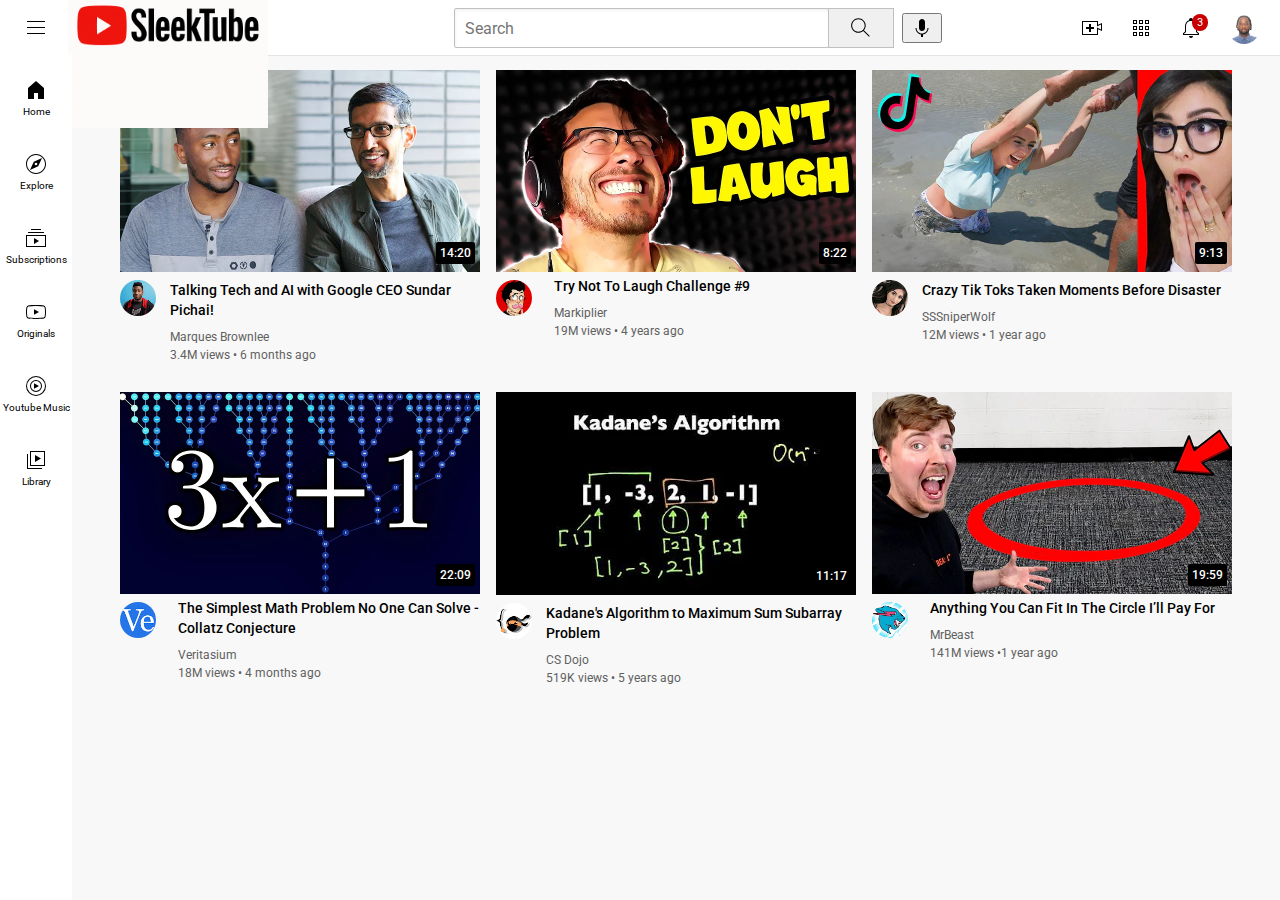
<file: index.html>
<!DOCTYPE html>
<html>
  <head>
    <title>Youtube.com Clone</title>
    <meta name="viewport" content="width=device-width, initial-scale=1.0">

    <!-- Load Roboto fonts: 400 (Regular), 500 (Medium), 700 (Bold) -->
  <link href="https://fonts.googleapis.com/css2?family=Roboto:wght@400;500;700&display=swap" rel="stylesheet">
    
     <link rel="stylesheet" href="styles/general.css">
     <link rel="stylesheet" href="styles/header.css">
     <link rel="stylesheet" href="styles/video.css">
     <link rel="stylesheet" href="styles/sidebar.css">
  
    
    
  </head>
  <body>
    <div class="header">
      <div class="left-section">
        <img class="hamburger-menu" src="icons/hamburger-menu.svg">
        <img class= "youtube-logo"src="icons/13bec255-894b-418a-8afc-ff67b1714a18.png">
      </div> 
    <div class="middle-section">
      <input class="search-bar" type="text" placeholder="Search">
      <button 
      class="search-button">
        <img 
        class="search-icon" src="icons/search.svg"> 
        <div class="tooltip">Search</div>
      </button>
     
      <button
       class="voice-search-button" >
         <img
          class="voice-search-icon" src="icons/voice-search-icon.svg">
          <div class="tooltip">Search with your voice</div>
      </button>
    </div>

    
     
   
    <div class="right-section">
      <div class="upload-icon-container">
        <img class="upload-icon" src="icons/upload.svg">
        <div class="tooltip">Create</div>
      </button>
      </div>
      
     <div class="youtube-apps-icon-container">
      <img class="youtube-apps-icon" src="icons/youtube-apps.svg">
      <div class="tooltip">Youtube Apps</div>
      </div>
      
      <div class="notifications-icon-container">
      <img class="notifications-icon" src="icons/notifications.svg">
      
      
      <div class="notifications-count">3</div>
      <div class="tooltip"> Notifications</div>
      </div>
      <img class="current-user-picture" src="channel-pictures/Myimg.jpg">
      
      </div>
       </div>

       <div class="sidebar">
        <div class="sidebar-link">
          <img src="icons/home.svg">
          <div>Home</div>
        </div> 
        <div class="sidebar-link">
          <img src="icons/explore.svg">
          <div>Explore</div>
        </div> 
        <div class="sidebar-link">
          <img src="icons/subscriptions.svg">
          <div>Subscriptions</div>
        </div> 
        <div class="sidebar-link">
          <img src="icons/originals.svg">
          <div>Originals</div>
        </div> 
        <div class="sidebar-link">
          <img src="icons/youtube-music.svg">
          <div>Youtube Music</div>
        </div> 
        <div class="sidebar-link">
          <img src="icons/library.svg">
          <div>Library</div>
        </div> 
        </div>
        </div>
      
   
     <div class="video-grid">
      <div class="video-preview"> 
    <div class="thumbnail-row 
    ">
       <img class="thumbnail" src="thumbnails/download.webp">
       <div class="video-time">14:20</div>
       
    </div>
     <div class="video-info-grid"> 
      <img class="profile-picture" src="channel-pictures/channelaz.jpeg"> 
      <div class="video-info1">
        <div class="channel-picture">
           <p class="video-title">
Talking Tech and AI with Google CEO Sundar Pichai!</p>



   <p class="video-author">Marques Brownlee</p>
   <p class="video-stats">3.4M views &#8226; 6 months ago</p>
     </div>
      
 
  
     </div>
    </div>
   

   

   
   </div>
   <div class="video-preview"> 
    <div class="thumbnail-row">
       <img class="thumbnail" src="thumbnails/thumbnail-2.webp">
        <div class="video-time">8:22</div>
    </div>
     <div class= >
     <div class="channel-picture"> 
      <img class="profile-picture" src="channel-pictures/channelaz2.jpeg">
       
     <div class="video-info2">
           <p class="video-title2">
Try Not To Laugh Challenge #9</p>



   <p class="video-author2">Markiplier</p>
   <p class="video-stats2">19M views &#8226; 4 years ago</p>
     </div>
      
 
  
     </div>
    </div>
   

   

   
   </div>

    <div class="video-preview"> 
    <div class="thumbnail-row">
       <img class="thumbnail" src="thumbnails/thumbnail-3.webp">
        <div class="video-time">9:13</div>
    </div>
     <div class="video-info-grid"> 
      <img class="profile-picture" src="channel-pictures/channel-3.jpeg"> 
      <div class="video-info1">
        <div class="channel-picture">
           <p class="video-title3">
Crazy Tik Toks Taken Moments Before Disaster</p>



   <p class="video-author3">SSSniperWolf</p>
   <p class="video-stats3">12M views &#8226; 1 year ago</p>
     </div>
      
 
  
     </div>
    </div>
   

   

   
   </div>
   <div class="video-preview"> 
    <div class="thumbnail-row">
       <img class="thumbnail" src="thumbnails/thumbnail-4.webp">
        <div class="video-time">22:09</div>
    </div>
     <div class= >
     <div class="channel-picture"> 
      <img class="profile-picture" src="channel-pictures/channel-4.jpeg">
       
     <div class="video-info2">
           <p class="video-title4">

The Simplest Math Problem No One Can Solve - Collatz Conjecture</p>



   <p class="video-author4">Veritasium</p>
   <p class="video-stats4">18M views &#8226; 4 months ago</p>
     </div>
      
 
  
     </div>
    </div>
   

   

   
   </div>

    <div class="video-preview"> 
    <div class="thumbnail-row">
       <img class="thumbnail" src="thumbnails/thumbnail-5.webp">
        <div class="video-time">11:17</div>
    </div>
     <div class="video-info-grid"> 
      <img class="profile-picture" src="channel-pictures/channel-5.jpeg"> 
      <div class="video-info1">
        <div class="channel-picture">
           <p class="video-title5">
Kadane's Algorithm to Maximum Sum Subarray Problem</p>



   <p class="video-author5">CS Dojo</p>
   <p class="video-stats5">519K views &#8226; 5 years ago</p>
     </div>
      
 
  
     </div>
    </div>
   

    

   
   </div>
   <div class="video-preview"> 
    <div class="thumbnail-row">
       <img class="thumbnail" src="thumbnails/thumbnail-6.webp">
        <div class="video-time">19:59</div>
    </div>
     <div class= >
     <div class="channel-picture"> 
      <img class="profile-picture" src="channel-pictures/channel-6.jpeg">
       
     <div class="video-info2">
           <p class="video-title6">

Anything You Can Fit In The Circle I’ll Pay For</p>



   <p class="video-author6">MrBeast</p>
   <p class="video-stats6">141M views &#8226;1 year ago</p>
     </div>
      
 
  
     </div>
    </div>
   

   

   
   </div>
     </div>

  

  </body>
</html>
</file>
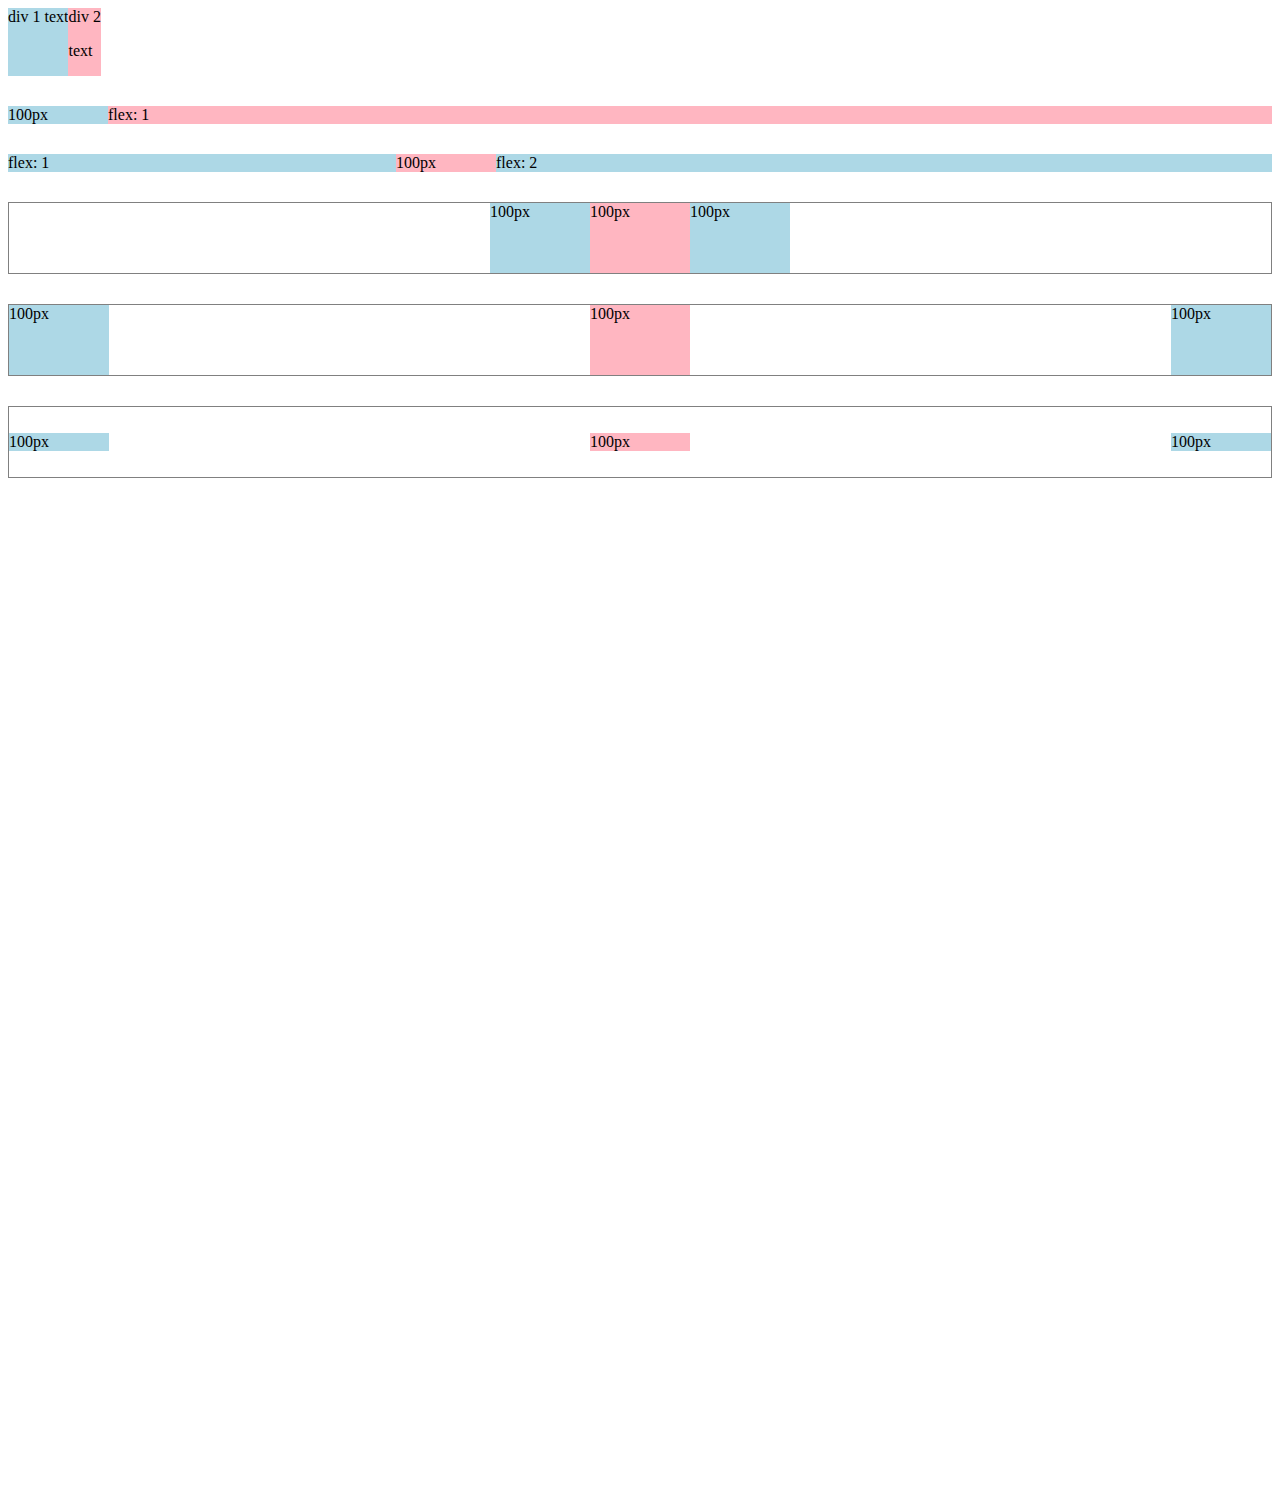
<file: flexbox.html>
<!DOCTYPE html>
<html>
<head>
  <title>Flexbox Practice</title>
</head>
<body style="padding-bottom: 1000px;">
  <div style="
    display: flex;
    flex-direction: row;
     ">
    <div style="background-color:
     lightblue;">div 1 text</div>
    <div style="background-color:
     lightpink;">div 2<p>text</p></div>
  </div>

   <div style="
    margin-top: 30px;
    display: flex;
    flex-direction: row;
     ">
    <div style="background-color:
     lightblue;
     width: 100px;">
     100px</div>
    <div style="background-color:
     lightpink;
     flex: 1;
     ">
     flex: 1</div>
  </div>

  <div style="
    margin-top: 30px;
    display: flex;
    flex-direction: row;
     ">
    
    <div style="background-color:
     lightblue;
     flex: 1;
     ">
     flex: 1</div>
     <div style="background-color:
     lightpink;
     width: 100px;">
     100px</div>
     <div style="background-color:
     lightblue;
     flex: 2;">
     flex: 2</div>
  </div>

    <div style="
    margin-top: 30px;

    height: 70px;
    border-width: 1px;
    border-style: solid;
    border-color: gray;
    display: flex;
    flex-direction: row;
    justify-content: center;
     ">
    
    <div style="background-color:
     lightblue;
     width: 100px;;
     ">
     100px</div>
     <div style="background-color:
     lightpink;
     width: 100px;">
     100px</div>
     <div style="background-color:
     lightblue;
     width: 100px;">
     100px</div>
  </div>

   <div style="
    margin-top: 30px;

    height: 70px;
    border-width: 1px;
    border-style: solid;
    border-color: gray;
    display: flex;
    flex-direction: row;
    justify-content: space-between;
     ">
    
    <div style="background-color:
     lightblue;
     width: 100px;;
     ">
     100px</div>
     <div style="background-color:
     lightpink;
     width: 100px;">
     100px</div>
     <div style="background-color:
     lightblue;
     width: 100px;">
     100px</div>
  </div>

   <div style="
    margin-top: 30px;

    height: 70px;
    border-width: 1px;
    border-style: solid;
    border-color: gray;
    display: flex;
    flex-direction: row;
    justify-content: space-between;
    align-items: center ;
     ">
    
    <div style="background-color:
     lightblue;
     width: 100px;;
     ">
     100px</div>
     <div style="background-color:
     lightpink;
     width: 100px;">
     100px</div>
     <div style="background-color:
     lightblue;
     width: 100px;">
     100px</div>
  </div>
</body>
</html>
</file>
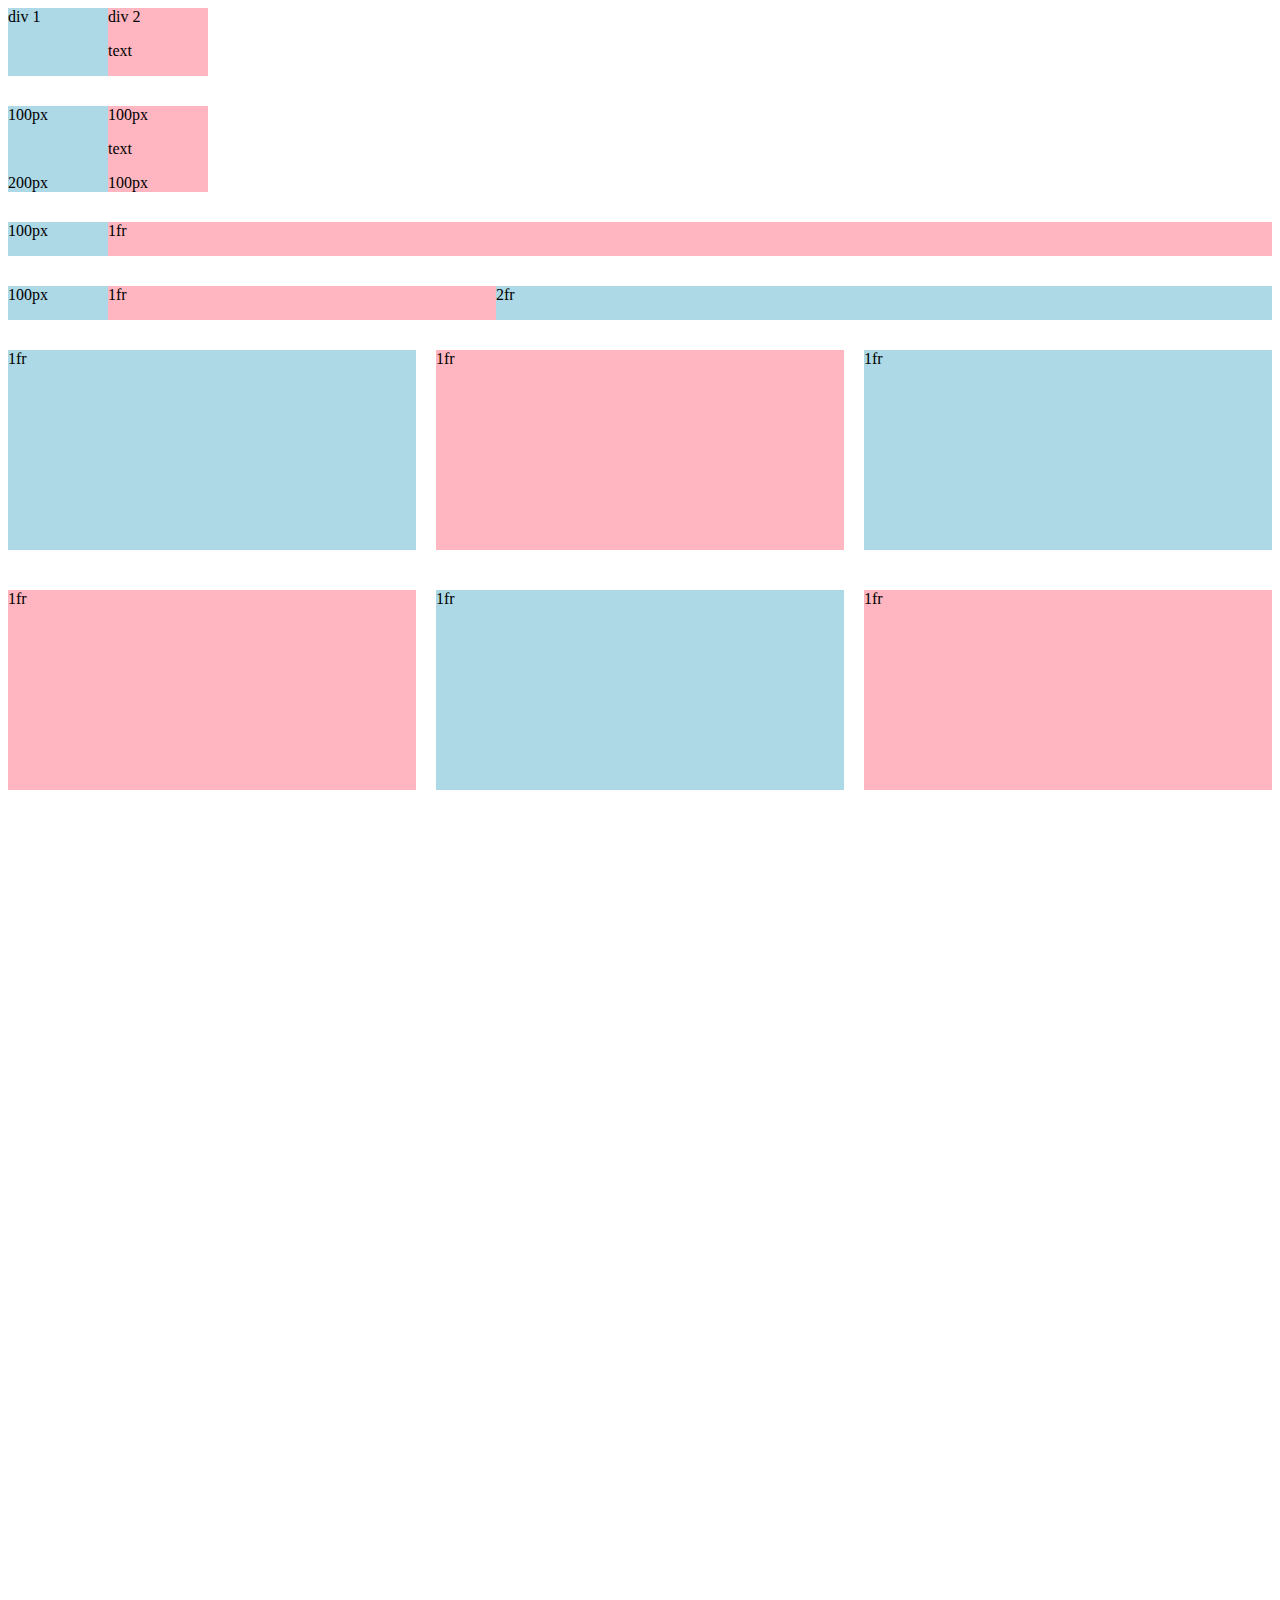
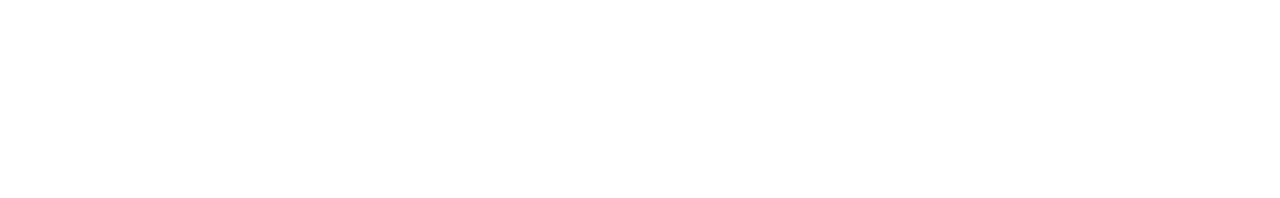
<file: grid.html>
<!DOCTYPE html>
<html>
  <head>
    <title>Grid Practice</title>
  </head>
  <body style="padding-bottom: 1000px;">
    <div style="
       display:grid;
       grid-template-columns:100px 100px 200px;
      ">
      <div style="background-color: 
      lightblue;">div 1</div>
      <div style="background-color:
       lightpink;">div 2<p>text</p>
       </div>
       
    </div>
     <div style="
     margin-top: 30px;
       display:grid;
       grid-template-columns:100px 100px ;">
       
      
      <div style="background-color: lightblue;">100px</div>
      <div style="background-color: lightpink;">100px<p>text</p></p></div>
      <div style="background-color: lightblue;">200px</div>
           <div style="background-color: lightpink;">100px</div>
      
            </div>
     <div style="
     margin-top: 30px;
       display:grid;
       grid-template-columns:100px 1fr  ;">
       
      
      <div style="background-color: lightblue;">100px</div>
      <div style="background-color: lightpink;">1fr<p></p></p></div>

      
      
    </div>

      <div style="
     margin-top: 30px;
       display:grid;
       grid-template-columns:100px 1fr 2fr  ;">
       
      
        <div style="background-color: lightblue;">100px</div>
      <div style="background-color: lightpink;">1fr<p></p></p></div>
           <div style="background-color: lightblue;">2fr</div>

      
      
    </div>
      
    </div>

     <div style="
     margin-top: 30px;
       display:grid;
       grid-template-columns:1fr 1fr 1fr;
       column-gap: 20px;
       row-gap: 40px;

       ">
       
      
      <div style="background-color: lightblue;height: 200px;">1fr</div>
      <div style="background-color: lightpink;height: 200px;">1fr<p></p></p></div>
            <div style="background-color: lightblue;height: 200px;">1fr</div>
             <div style="background-color: lightpink;height: 200px;">1fr<p></p></p></div>
               <div style="background-color: lightblue;height: 200px;">1fr</div>
             <div style="background-color: lightpink;height: 200px;">1fr<p></p></p></div>


      
      
    </div>
      
    </div>

    

    
  </body>
</html>
</file>
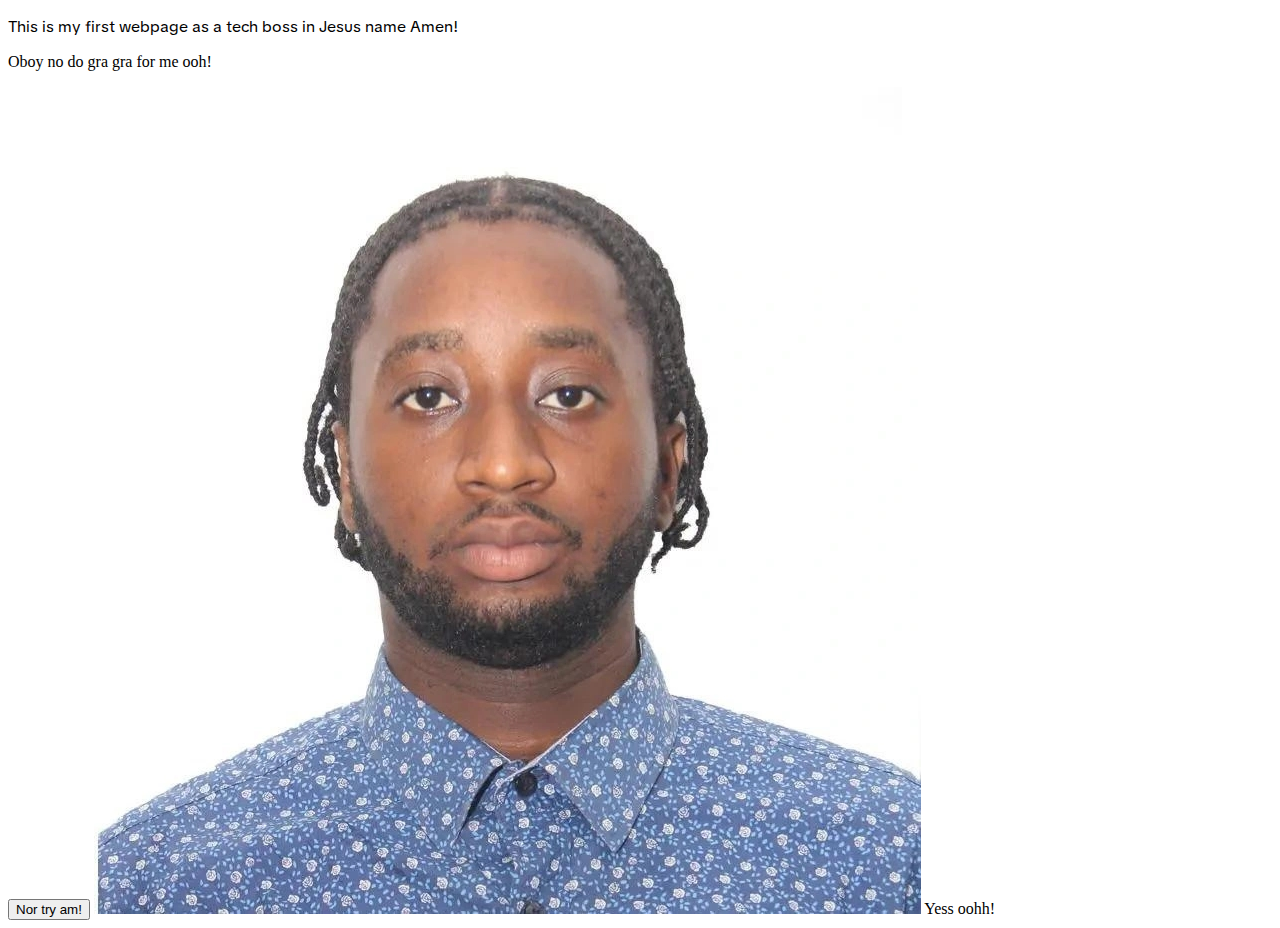
<file: Hello world Chatgpt.html>
<!DOCTYPE html>
<html>
<head>
  <meta charset="UTF-8">
  <title>Hello World by Etse Sleekdave!</title>

  <!-- Load TikTok Sans from Google Fonts -->
  <link rel="preconnect" href="https://fonts.googleapis.com">
  <link rel="preconnect" href="https://fonts.gstatic.com" crossorigin>
  <link href="https://fonts.googleapis.com/css2?family=TikTok+Sans:opsz,wght@12..36,400&display=swap" rel="stylesheet">

  <style>
    /* Use a valid class name and font settings */
    .tiktok-text {
      font-family: "TikTok Sans", sans-serif;
      font-weight: 400;
      font-style: normal;
    }
  </style>
</head>
<body>

  <!-- Use the valid class name -->
  <p class="tiktok-text">This is my first webpage as a tech boss in Jesus name Amen!</p>

  <p>Oboy no do gra gra for me ooh!</p>
  <button>Nor try am!</button>

  <!-- Fix the img tag -->
  <img src="channel-pictures/Myimg.jpg" alt="My image"> Yess oohh!

</body>
</html>
</file>
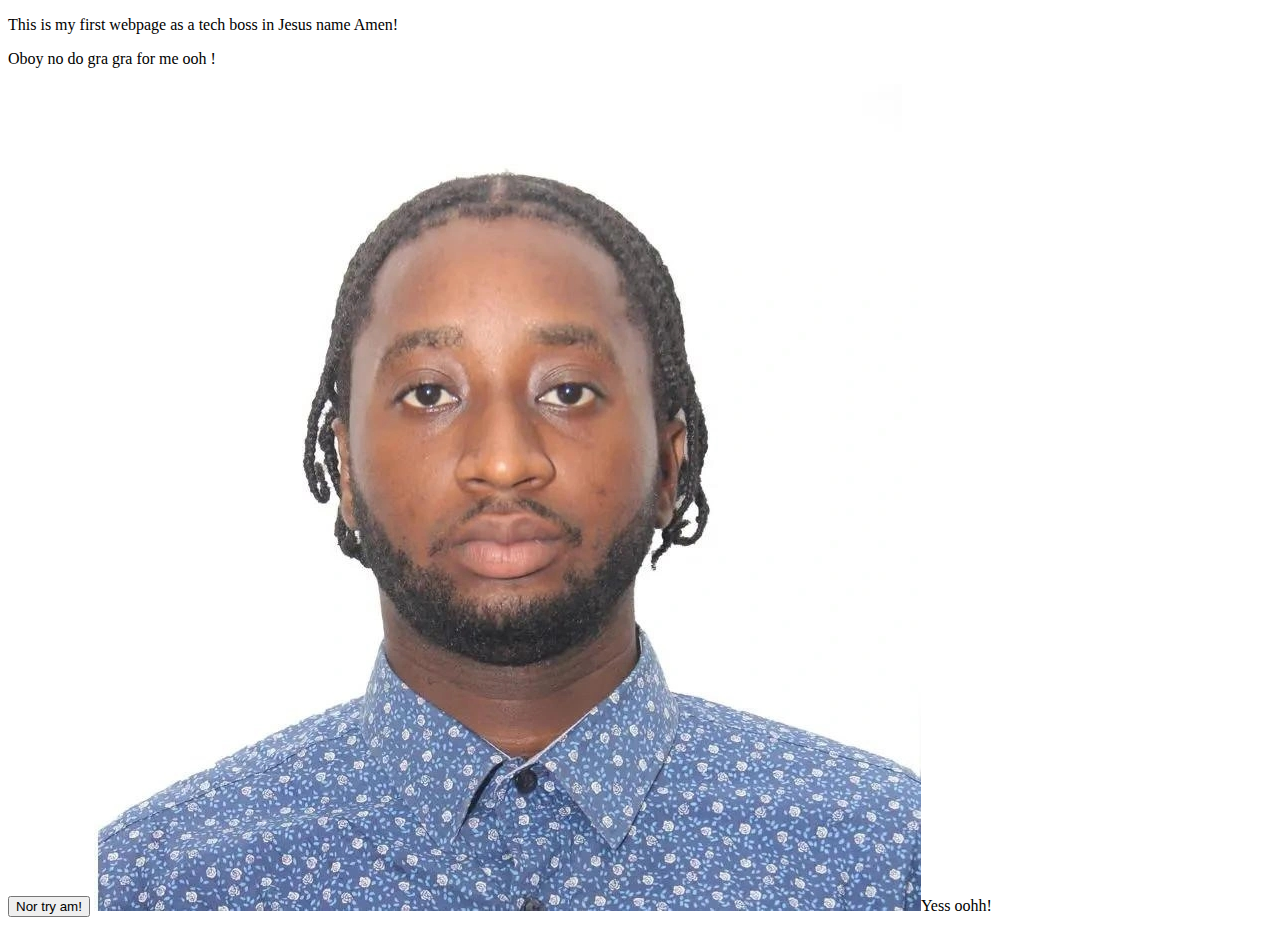
<file: Hello World.html>
<!DOCTYPE html>
<html>
  <meta charset="UTF-8">
  <head>
    <link rel="preconnect" href="https://fonts.googleapis.com">
<link rel="preconnect" href="https://fonts.gstatic.com" crossorigin>
<link href="https://fonts.googleapis.com/css2?family=Roboto:ital,wght@0,100..900;1,100..900&family=TikTok+Sans:opsz,wght@12..36,300..900&display=swap" rel="stylesheet">
    <title>Hello World by Etse Sleekdave!</title>
    <style>
      
.tiktok-sans-<uniquifier> {
  font-family: "TikTok Sans", sans-serif;
  font-optical-sizing: auto;
  font-weight: <weight>;
  font-style: normal;
  font-variation-settings:
    "slnt" 0,
    "wdth" 100;
}
    </style>
  </head>
  <body>
    <p class="tiktok-sans-<uniquifier> ">This is my first webpage as a tech boss in Jesus name Amen!</p>
    <p> Oboy no do gra gra for me ooh !</p>
    <button> Nor try am!</button>
    <img src="channel-pictures/Myimg.jpg">Yess oohh! <img>
  </body>
</html>
</file>
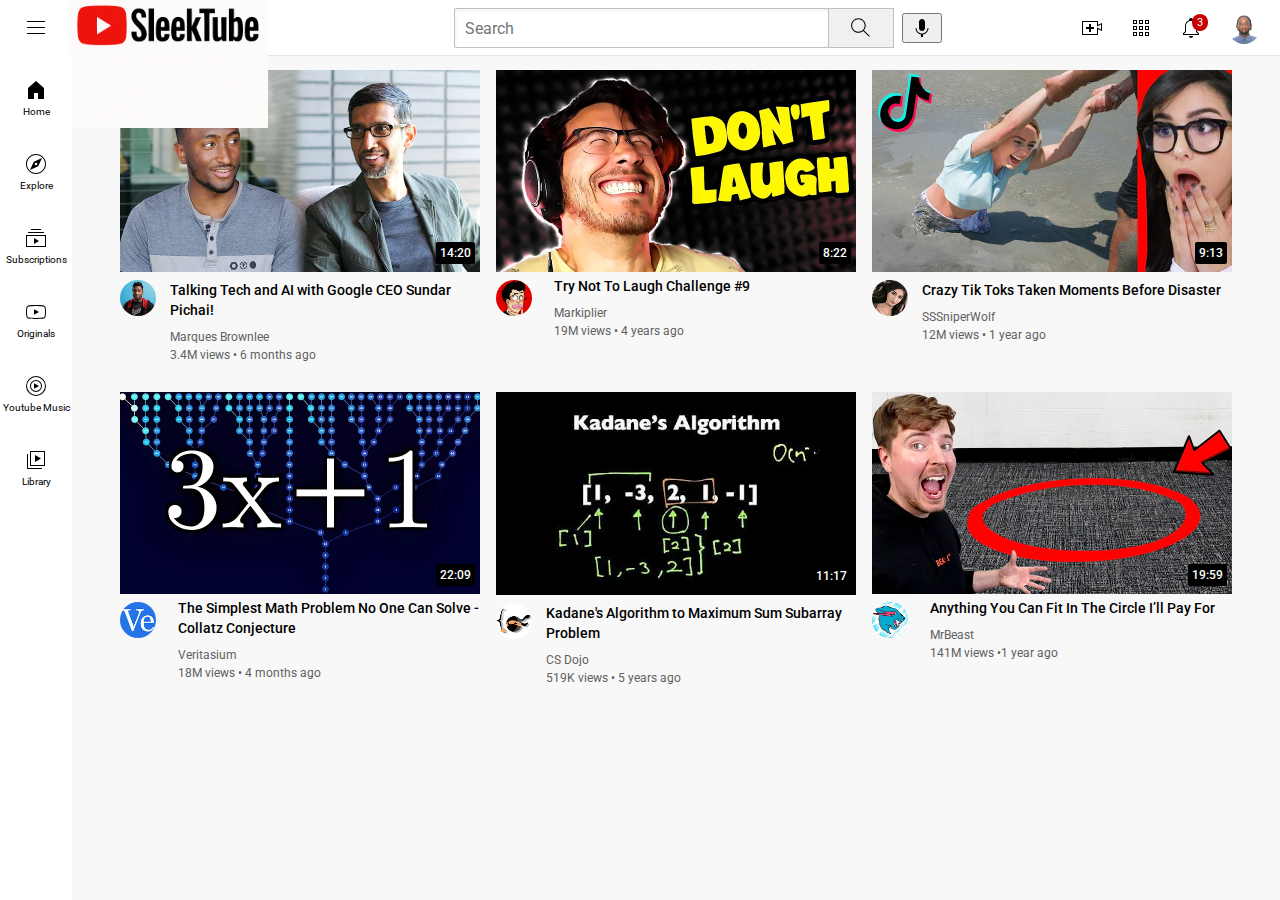
<file: youtube.html>
<!DOCTYPE html>
<html>
  <head>
    <title>Youtube.com Clone</title>

    <!-- Load Roboto fonts: 400 (Regular), 500 (Medium), 700 (Bold) -->
  <link href="https://fonts.googleapis.com/css2?family=Roboto:wght@400;500;700&display=swap" rel="stylesheet">
    
     <link rel="stylesheet" href="styles/general.css">
     <link rel="stylesheet" href="styles/header.css">
     <link rel="stylesheet" href="styles/video.css">
     <link rel="stylesheet" href="styles/sidebar.css">
    
    
  </head>
  <body>
    <div class="header">
      <div class="left-section">
        <img class="hamburger-menu" src="icons/hamburger-menu.svg">
        <img class= "youtube-logo"src="icons/13bec255-894b-418a-8afc-ff67b1714a18.png">
      </div> 
    <div class="middle-section">
      <input class="search-bar" type="text" placeholder="Search">
      <button 
      class="search-button">
        <img 
        class="search-icon" src="icons/search.svg"> 
        <div class="tooltip">Search</div>
      </button>
     
      <button
       class="voice-search-button" >
         <img
          class="voice-search-icon" src="icons/voice-search-icon.svg">
          <div class="tooltip">Search with your voice</div>
      </button>
    </div>

    
     
   
    <div class="right-section">
      <div class="upload-icon-container">
        <img class="upload-icon" src="icons/upload.svg">
        <div class="tooltip">Create</div>
      </button>
      </div>
      
     <div class="youtube-apps-icon-container">
      <img class="youtube-apps-icon" src="icons/youtube-apps.svg">
      <div class="tooltip">Youtube Apps</div>
      </div>
      
      <div class="notifications-icon-container">
      <img class="notifications-icon" src="icons/notifications.svg">
      
      
      <div class="notifications-count">3</div>
      <div class="tooltip"> Notifications</div>
      </div>
      <img class="current-user-picture" src="channel-pictures/Myimg.jpg">
      
      </div>
       </div>

       <div class="sidebar">
        <div class="sidebar-link">
          <img src="icons/home.svg">
          <div>Home</div>
        </div> 
        <div class="sidebar-link">
          <img src="icons/explore.svg">
          <div>Explore</div>
        </div> 
        <div class="sidebar-link">
          <img src="icons/subscriptions.svg">
          <div>Subscriptions</div>
        </div> 
        <div class="sidebar-link">
          <img src="icons/originals.svg">
          <div>Originals</div>
        </div> 
        <div class="sidebar-link">
          <img src="icons/youtube-music.svg">
          <div>Youtube Music</div>
        </div> 
        <div class="sidebar-link">
          <img src="icons/library.svg">
          <div>Library</div>
        </div> 
        </div>
        </div>
      
   
     <div class="video-grid">
      <div class="video-preview"> 
    <div class="thumbnail-row 
    ">
       <img class="thumbnail" src="thumbnails/download.webp">
       <div class="video-time">14:20</div>
       
    </div>
     <div class="video-info-grid"> 
      <img class="profile-picture" src="channel-pictures/channelaz.jpeg"> 
      <div class="video-info1">
        <div class="channel-picture">
           <p class="video-title">
Talking Tech and AI with Google CEO Sundar Pichai!</p>



   <p class="video-author">Marques Brownlee</p>
   <p class="video-stats">3.4M views &#8226; 6 months ago</p>
     </div>
      
 
  
     </div>
    </div>
   

   

   
   </div>
   <div class="video-preview"> 
    <div class="thumbnail-row">
       <img class="thumbnail" src="thumbnails/thumbnail-2.webp">
        <div class="video-time">8:22</div>
    </div>
     <div class= >
     <div class="channel-picture"> 
      <img class="profile-picture" src="channel-pictures/channelaz2.jpeg">
       
     <div class="video-info2">
           <p class="video-title2">
Try Not To Laugh Challenge #9</p>



   <p class="video-author2">Markiplier</p>
   <p class="video-stats2">19M views &#8226; 4 years ago</p>
     </div>
      
 
  
     </div>
    </div>
   

   

   
   </div>

    <div class="video-preview"> 
    <div class="thumbnail-row">
       <img class="thumbnail" src="thumbnails/thumbnail-3.webp">
        <div class="video-time">9:13</div>
    </div>
     <div class="video-info-grid"> 
      <img class="profile-picture" src="channel-pictures/channel-3.jpeg"> 
      <div class="video-info1">
        <div class="channel-picture">
           <p class="video-title3">
Crazy Tik Toks Taken Moments Before Disaster</p>



   <p class="video-author3">SSSniperWolf</p>
   <p class="video-stats3">12M views &#8226; 1 year ago</p>
     </div>
      
 
  
     </div>
    </div>
   

   

   
   </div>
   <div class="video-preview"> 
    <div class="thumbnail-row">
       <img class="thumbnail" src="thumbnails/thumbnail-4.webp">
        <div class="video-time">22:09</div>
    </div>
     <div class= >
     <div class="channel-picture"> 
      <img class="profile-picture" src="channel-pictures/channel-4.jpeg">
       
     <div class="video-info2">
           <p class="video-title4">

The Simplest Math Problem No One Can Solve - Collatz Conjecture</p>



   <p class="video-author4">Veritasium</p>
   <p class="video-stats4">18M views &#8226; 4 months ago</p>
     </div>
      
 
  
     </div>
    </div>
   

   

   
   </div>

    <div class="video-preview"> 
    <div class="thumbnail-row">
       <img class="thumbnail" src="thumbnails/thumbnail-5.webp">
        <div class="video-time">11:17</div>
    </div>
     <div class="video-info-grid"> 
      <img class="profile-picture" src="channel-pictures/channel-5.jpeg"> 
      <div class="video-info1">
        <div class="channel-picture">
           <p class="video-title5">
Kadane's Algorithm to Maximum Sum Subarray Problem</p>



   <p class="video-author5">CS Dojo</p>
   <p class="video-stats5">519K views &#8226; 5 years ago</p>
     </div>
      
 
  
     </div>
    </div>
   

    

   
   </div>
   <div class="video-preview"> 
    <div class="thumbnail-row">
       <img class="thumbnail" src="thumbnails/thumbnail-6.webp">
        <div class="video-time">19:59</div>
    </div>
     <div class= >
     <div class="channel-picture"> 
      <img class="profile-picture" src="channel-pictures/channel-6.jpeg">
       
     <div class="video-info2">
           <p class="video-title6">

Anything You Can Fit In The Circle I’ll Pay For</p>



   <p class="video-author6">MrBeast</p>
   <p class="video-stats6">141M views &#8226;1 year ago</p>
     </div>
      
 
  
     </div>
    </div>
   

   

   
   </div>
     </div>

  

  </body>
</html>
</file>
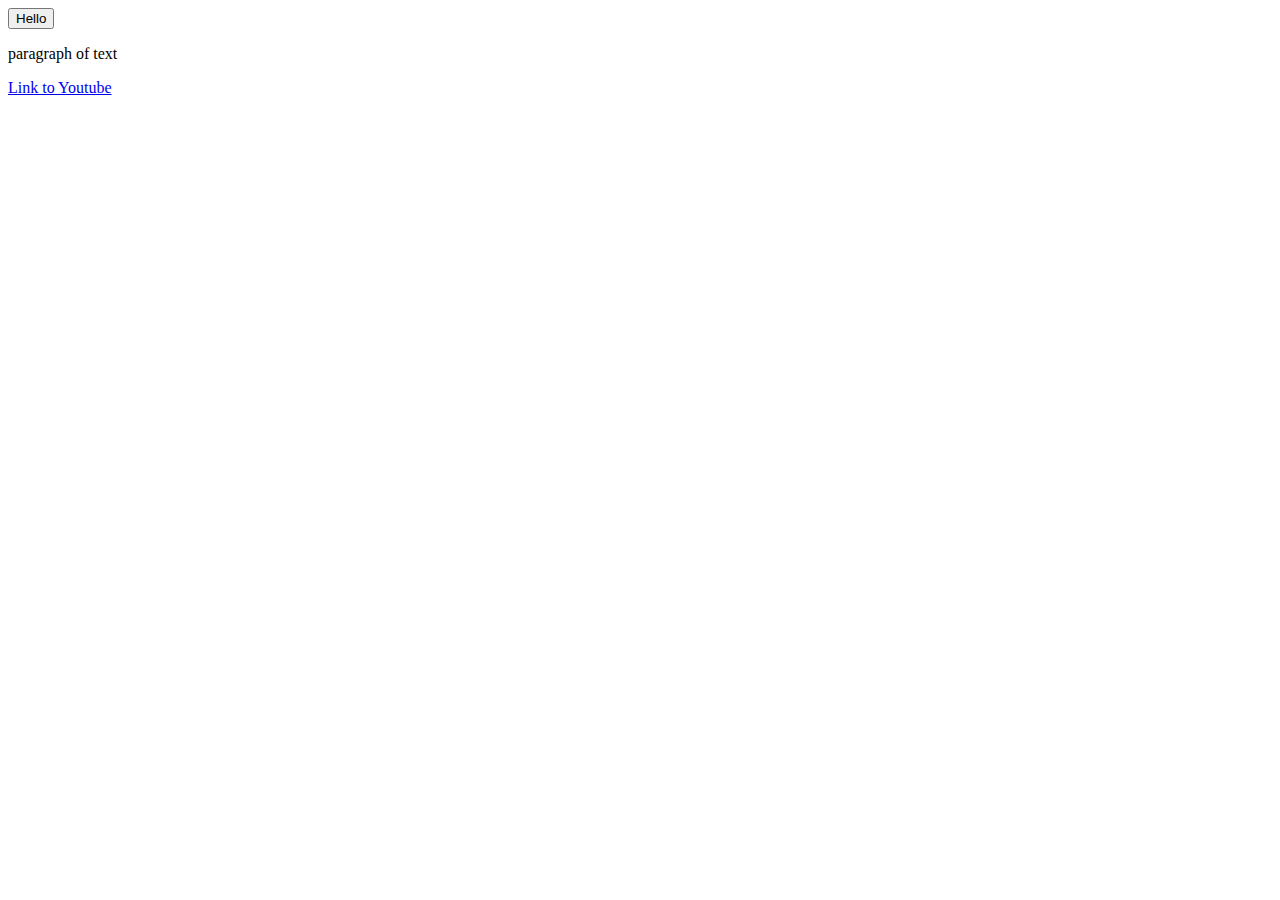
<file: intro-to-html/Akpor.html>
<!DOCTYPE html>
<head>
  <title>Yessirr</title>
</head>
<body>
<button>Hello</button>
<p>paragraph of text</p>
<a href="https://www.youtube.com/watch?v=G3e-cpL7ofc/ " target="_blank">Link to Youtube</a>    
</body>
</html>
</file>
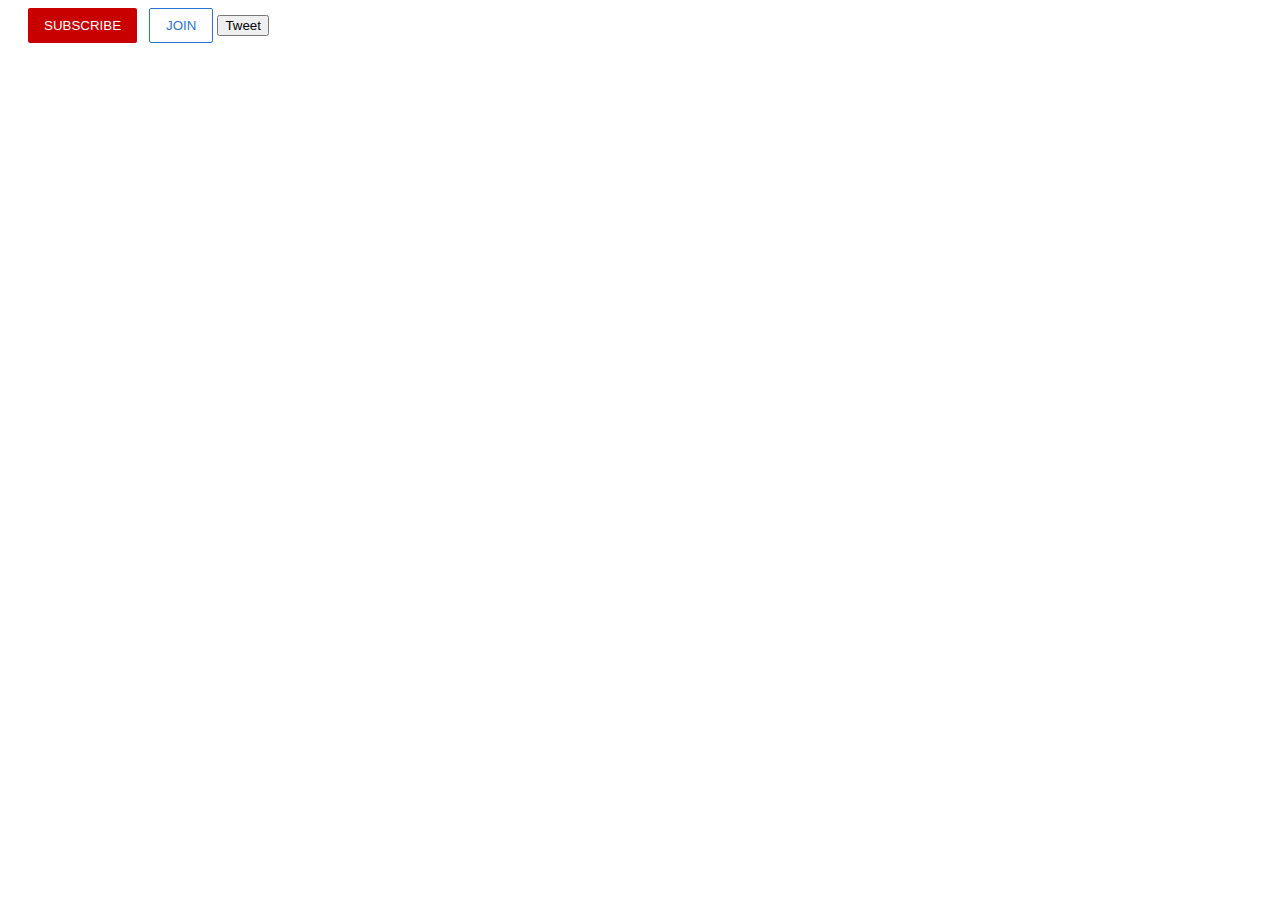
<file: intro-to-html/buttons2.html>
<!DOCTYPE html>
<html>
   <head>
      <title>Buttons Practice</title>
      
   <link rel="stylesheet" href="styles/buttons.css">
   <style>

  
   </style>

   </head>
   <body>
      
   <button class="subscribe-button">
   SUBSCRIBE
   </button>
   
   <button class="join-button">
      JOIN
   </button>
<button class="Tweet-button">
      Tweet
   </button>

   
   </body>
</html>
</file>
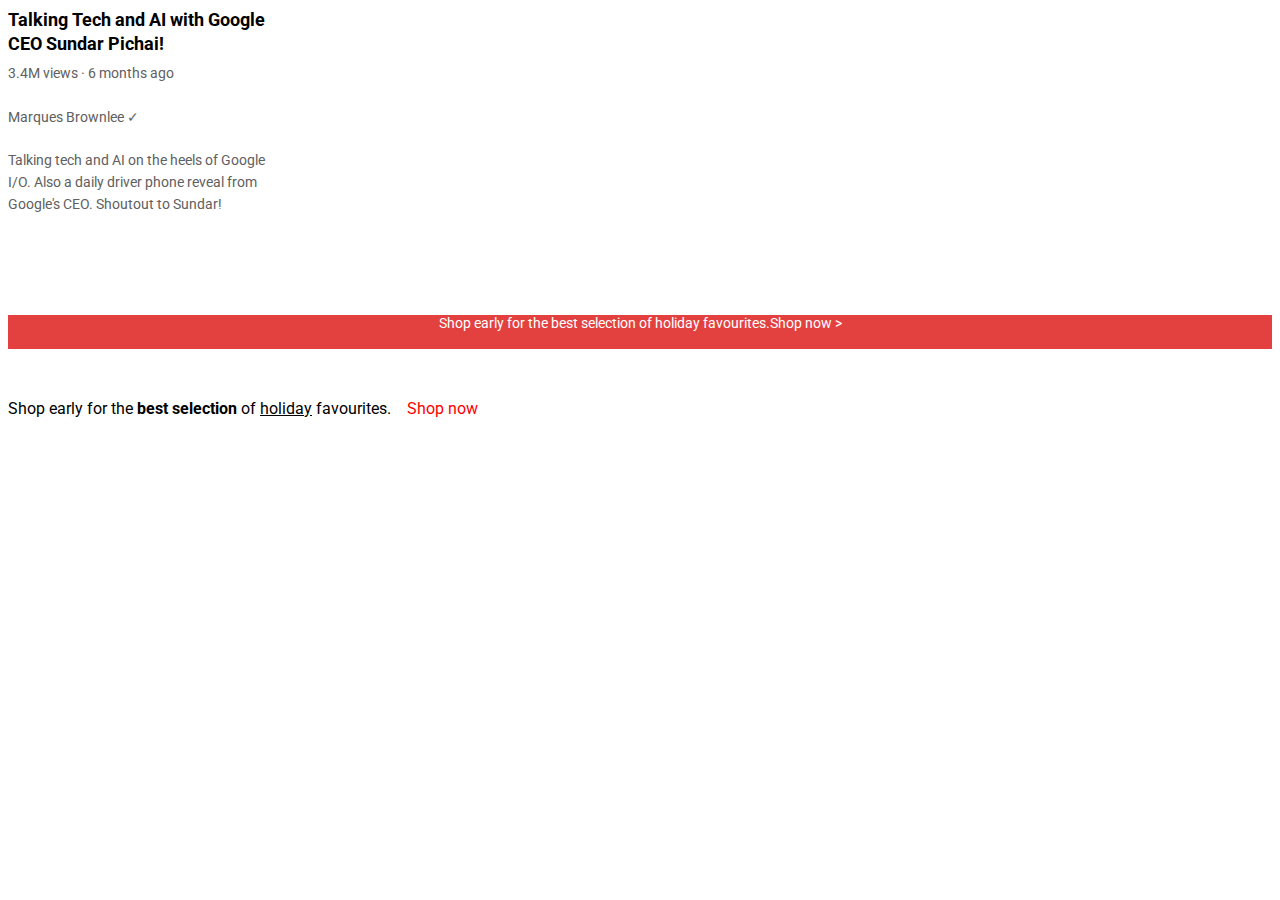
<file: intro-to-html/text.html>
<!DOCTYPE HTML>
<html>
  <head>

    <link rel="preconnect" href="https://fonts.googleapis.com">
<link rel="preconnect" href="https://fonts.gstatic.com" crossorigin>
<link href="https://fonts.googleapis.com/css2?family=Roboto:ital,wght@0,100..900;1,100..900&display=swap" rel="stylesheet">
<link rel="preconnect" href="https://fonts.googleapis.com">
<link rel="preconnect" href="https://fonts.gstatic.com" crossorigin>
<link href="https://fonts.googleapis.com/css2?family=Roboto:ital,wght@0,100..900;1,100..900&display=swap" rel="stylesheet">
    <title>Text Practice</title>
    <link rel="stylesheet" href="styles/text.css">
    <style>
 
</style>

</head>
  <body>
    <p class="video-title">Talking Tech and AI with Google CEO Sundar Pichai!

<p class="video-stats">
3.4M views &#183; 6 months ago
</p>

<p class="video-author">Marques Brownlee &#10003; </p>

<p class="video-description"> Talking tech and AI on the heels of Google I/O. Also a daily driver phone reveal from Google's CEO. Shoutout to Sundar!</p>

<p class="apple-text">
  Shop early for the best selection of holiday favourites.<span class="shop-link">Shop now &gt;</span> 
</p>


<p>
Shop early for the <strong>best selection</strong>  of <u>holiday</u>  favourites. <span class="span-example">Shop now</span>
</p> </body>
</html>
</file>
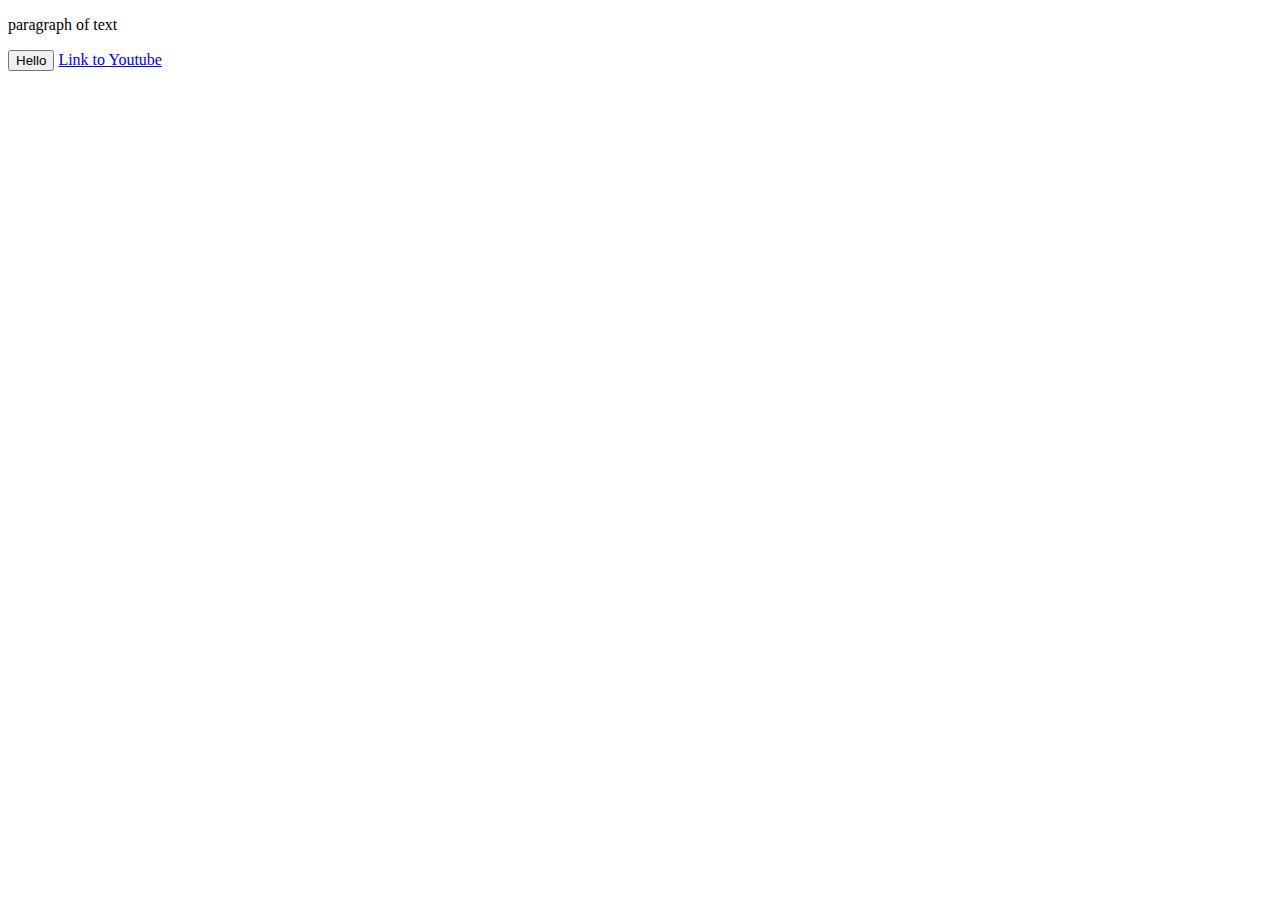
<file: intro-to-html/website.html>
<!DOCTYPE html>
<html>
  <head>
    <title>First Website</title>
  </head>
  <body></body>
</html>



<p>paragraph of text</p>
<button>Hello</button>
<a href="https://www.youtube.com/watch?v=G3e-cpL7ofc/ " target="_blank">Link to Youtube</a>
</file>
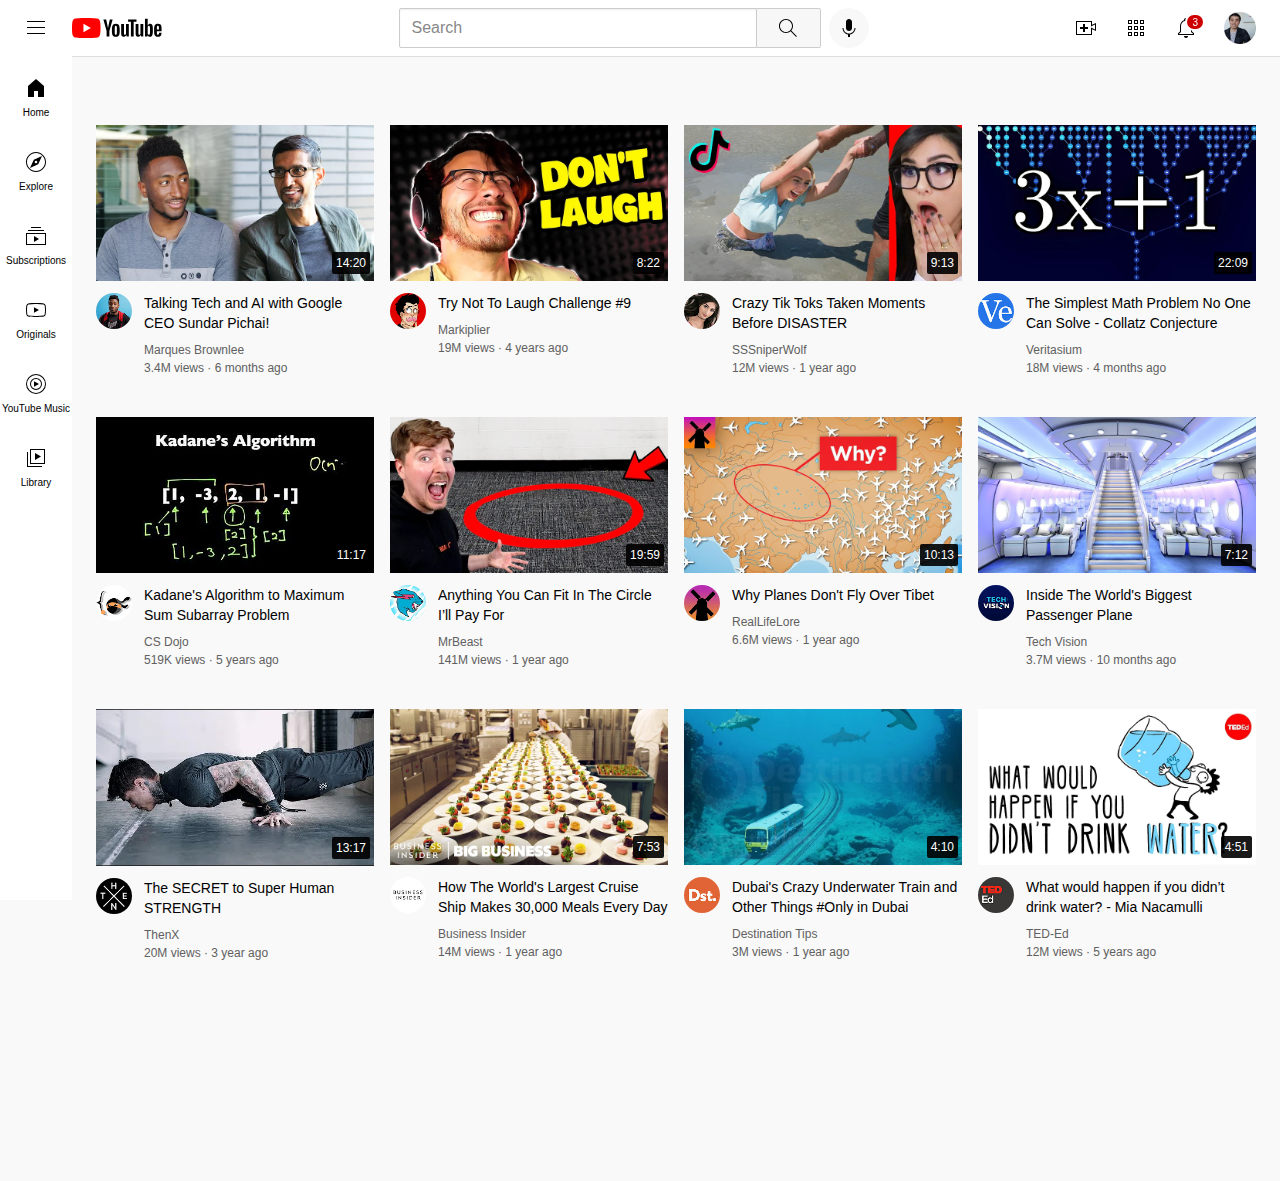
<file: intro-to-html/YouTube Exercise.html>
<!DOCTYPE html>
<!-- saved from url=(0042)https://supersimple.dev/exercises/youtube/ -->
<html data-preferred-theme="dark" class=""><head><meta http-equiv="Content-Type" content="text/html; charset=UTF-8">
    <title>YouTube Exercise</title>
    <link rel="preconnect" href="https://fonts.googleapis.com/">
    <link rel="preconnect" href="https://fonts.gstatic.com/" crossorigin="">
    <style data-fullcalendar=""></style><link href="./YouTube Exercise_files/css2" rel="stylesheet">
    <style>
      * {
        box-sizing: border-box;
      }

      body {
        margin: 0;
      }

      .Exercises-YouTube {
        font-family: Roboto, Arial, sans-serif;
        padding-top: 57px;
        padding-left: 72px;
        background-color: rgb(249, 249, 249);
      }

      .header {
        display: flex;
        height: 57px;
        border-bottom: 1px solid rgb(222, 222, 222);
        margin-bottom: 20px;
        justify-content: space-between;
        align-items: center;

        position: fixed;
        top: 0;
        left: 0;
        right: 0;
        background-color: white;

        z-index: 100;
      }

      .left-section {
        display: flex;
        align-items: center;
      }

      .left-section .hamburger-menu {
        height: 24px;
        margin-left: 24px;
        margin-right: 24px;
        cursor: pointer;
      }

      .left-section .youtube-logo {
        height: 20px;
        cursor: pointer;
      }

      .middle-section {
        display: flex;
        align-items: center;
        flex: 1;
        max-width: 470px;
        margin-left: 60px;
      }

      .middle-section .search-button img {
        height: 24px;
      }

      .middle-section .voice-search {
        cursor: pointer;
        height: 40px;
        width: 40px;
        border-radius: 20px;
        border: none;
        background-color: rgb(248, 248, 248);

        display: flex;
        justify-content: center;
        align-items: center;
      }

      .middle-section .voice-search img {
        height: 24px;
      }

      .right-section {
        display: flex;
        align-items: center;
        width: 182px;
        justify-content: space-between;
        margin-right: 24px;
        margin-left: 29px;
        flex-shrink: 0;
      }

      .right-section .icon {
        cursor: pointer;
        height: 24px;
      }

      .right-section .my-channel {
        height: 32px;
        cursor: pointer;
      }

      .notification-count {
        background-color: rgb(204, 0, 0);
        border-radius: 80px;
        position: absolute;
        top: -3px;
        right: -7px;
        color: white;
        border: 2px solid white;
        display: flex;
        justify-content: center;
        align-items: center;
        font-size: 10px;
        padding: 1.5px 5px;
        pointer-events: none;
      }

      .search-bar {
        font-family: Roboto, Arial, sans-serif;
        height: 40px;
        flex: 1;
        width: 0;
        min-width: 0;
        padding-left: 12px;
        font-size: 16px;
        -webkit-font-smoothing: antialiased;

        border: 1px solid rgb(204, 204, 204);
        border-top-left-radius: 2px;
        border-bottom-left-radius: 2px;

        box-shadow: inset 0px 1px 2px rgb(238, 238, 238)
      }

      .search-bar:focus {
        outline: 1px solid rgb(31, 92, 198);
        outline-offset: -1px;
      }

      .search-bar::placeholder {
        color: rgb(136, 136, 136);
        font-size: 16px;
        -webkit-font-smoothing: antialiased;
      }

      .search-button {
        height: 40px;
        width: 64px;

        border: 1px solid rgb(204, 204, 204);
        border-left: none;
        border-top-right-radius: 2px;
        border-bottom-right-radius: 2px;

        background-color: rgb(247, 247, 247);
        cursor: pointer;
        margin-right: 8px;

        display: flex;
        align-items: center;
        justify-content: center;
      }

      .search-button:hover {
        background-color: rgb(239, 239, 239);
      }

      .search-button:active {
        background-color: rgb(232, 232, 232);
      }

      .sidebar {
        position: fixed;
        left: 0;
        top: 56px;
        bottom: 0;

        background-color: white;
        width: 72px;
        padding-top: 4px;

        z-index: 200;
      }

      .sidebar-link {
        font-size: 10px;
        height: 74px;

        display: flex;
        flex-direction: column;
        justify-content: center;
        align-items: center;

        cursor: pointer;
      }

      .sidebar-link:hover {
        background-color: rgb(238, 238, 238);
      }

      .sidebar-link img {
        height: 24px;
        margin-bottom: 6.5px;
      }

      .tooltip {
        background-color: rgba(96, 96, 96, 0.9);
        color: white;
        font-size: 12px;
        padding: 8px;
        border-radius: 2px;
        position: absolute;

        bottom: -50px;

        opacity: 0;
        transition: opacity 0.15s;
        pointer-events: none;
        white-space: nowrap;
      }

      .tooltip-container {
        position: relative;
        display: flex;
        justify-content: center;
      }

      .tooltip-container:hover .tooltip {
        opacity: 1;
      }

      main {
        min-height: 120vh;
      }

      .video-grid {
        display: grid;
        grid-template-columns: 1fr 1fr;
        column-gap: 8px;
        row-gap: 22px;
        padding: 20px;
      }

      @media (min-width: 870px) and (max-width: 1124px) {
        .video-grid {
          grid-template-columns: 1fr 1fr 1fr;
        }
      }

      @media (min-width: 1125px) {
        .video-grid {
          grid-template-columns: 1fr 1fr 1fr 1fr;
        }
      }

      .thumbnail {
        width: 100%;
      }

      .video-title {
        margin-top: 8px;
        font-size: 14px;
        font-weight: 500;
        width: 100%;
        line-height: 20px;
        margin-bottom: 0;

        overflow: hidden;
        display: -webkit-box;
        -webkit-line-clamp: 2;
        -webkit-box-orient: vertical;
        text-overflow: ellipsis;
      }

      .channel-name,
      .video-stats {
        font-size: 12px;
        color: rgb(96, 96, 96);
      }

      .channel-name {
        margin-top: 10px;
        margin-bottom: 0;
      }

      .video-stats {
        margin-top: 4px;
      }

      .channel-link {
        text-decoration: none;
        color: inherit;
      }

      .video-link {
        text-decoration: none;
        color: black;
      }

      .video-card {
        padding: 4px;
        vertical-align: top;
      }

      .video-info-grid {
        display: grid;
        grid-template-columns: 48px 1fr;
      }

      .channel-profile-pic img {
        width: 36px;
        border-radius: 36px;
        margin-top: 8px;
      }

      .thumbnail-container {
        position: relative;
      }

      .video-time {
        position: absolute;
        bottom: 11px;
        right: 4px;

        color: white;
        background-color: rgba(0, 0, 0, 0.9);
        font-size: 12px;
        padding: 4px;
        border-radius: 2px;
        font-weight: 500;
      }
    </style>
  <link href="chrome-extension://alhgpfoeiimagjlnfekdhkjlkiomcapa/js/css/inject.css" rel="stylesheet" type="text/css" data-apio="true"><link data-apio="true" rel="stylesheet" type="text/css" href="chrome-extension://alhgpfoeiimagjlnfekdhkjlkiomcapa/js/css/a_chrome-extension_inject_global_module_scss.css"><link data-apio="true" rel="stylesheet" type="text/css" href="chrome-extension://alhgpfoeiimagjlnfekdhkjlkiomcapa/js/css/a_common_components_ui_rich-text-editor_toolbar_UserSnippetsButton_module_scss-assets_ap-9b07b5.css"><link data-apio="true" rel="stylesheet" type="text/css" href="chrome-extension://alhgpfoeiimagjlnfekdhkjlkiomcapa/js/css/a_app_components_ai-email-assist_OneOffEmail_AIAssistantPanel_AIAssistantPanel_tsx-asset-cbcdef.css"><link data-apio="true" rel="stylesheet" type="text/css" href="chrome-extension://alhgpfoeiimagjlnfekdhkjlkiomcapa/js/css/a_app_actions_emailAccountActions_tsx-assets_app_actions_taskActions_ts-assets_app_compo-73fe6f.css"><link data-apio="true" rel="stylesheet" type="text/css" href="chrome-extension://alhgpfoeiimagjlnfekdhkjlkiomcapa/js/css/a_app_components_dialogs_InactiveContactStageConfigureDialog_tsx-assets_app_containers_a-57bdff.css"><link data-apio="true" rel="stylesheet" type="text/css" href="chrome-extension://alhgpfoeiimagjlnfekdhkjlkiomcapa/js/css/a_app_components_cards_CardExplorerOrganizationNewsArticleCard_module_scss-assets_app_co-4fc3e8.css"><link data-apio="true" rel="stylesheet" type="text/css" href="chrome-extension://alhgpfoeiimagjlnfekdhkjlkiomcapa/js/css/a_app_containers_activities_LogActivityTabs_module_scss-assets_chrome-extension_containe-381cfe.css"><link data-apio="true" rel="stylesheet" type="text/css" href="chrome-extension://alhgpfoeiimagjlnfekdhkjlkiomcapa/js/css/a_chrome-extension_v2_surfaces_linkedin_components_linkedin-overlay_LinkedinOverlay_tsx--70097a.css"><link data-apio="true" rel="stylesheet" type="text/css" href="chrome-extension://alhgpfoeiimagjlnfekdhkjlkiomcapa/js/css/a_chrome-extension_inject_core_components_OpenPopupButton_tsx-assets_chrome-extension_in-571c95.css"><link rel="prefetch" as="script" href="chrome-extension://alhgpfoeiimagjlnfekdhkjlkiomcapa/js/vendors-node_modules_re-resizable_lib_index_js-node_modules_lodash-es_escape_js-node_modules_-d1d867.chunk.js"><link rel="prefetch" as="script" href="chrome-extension://alhgpfoeiimagjlnfekdhkjlkiomcapa/js/assets_app_components_intent-data_IntentDataBarsContainer_tsx-assets_app_containers_dialogs_D-09a5ae.chunk.js"><link rel="prefetch" as="script" href="chrome-extension://alhgpfoeiimagjlnfekdhkjlkiomcapa/js/assets_app_actions_accountHierarchyActions_ts-assets_app_components_recommendations_WebsiteVi-1e8646.chunk.js"><link rel="prefetch" as="script" href="chrome-extension://alhgpfoeiimagjlnfekdhkjlkiomcapa/js/assets_app_components_playbooks_UserLinkedinProspectorPreferenceDialog_tsx-assets_app_compone-f8f8ca.chunk.js"><link rel="prefetch" as="script" href="chrome-extension://alhgpfoeiimagjlnfekdhkjlkiomcapa/js/assets_app_components_push-sequences_PushSequences_tsx-assets_app_containers_contacts_Contact-1744f2.chunk.js"><link rel="prefetch" as="script" href="chrome-extension://alhgpfoeiimagjlnfekdhkjlkiomcapa/js/assets_app_components_recommendations_NumberScoreDisplay_tsx-assets_app_containers_accounts_A-49884c.chunk.js"><link rel="prefetch" as="script" href="chrome-extension://alhgpfoeiimagjlnfekdhkjlkiomcapa/js/assets_app_components_personas_ManagePersonasDialog_tsx-assets_common_images_managePersona_svg.chunk.js"><link rel="prefetch" as="style" href="chrome-extension://alhgpfoeiimagjlnfekdhkjlkiomcapa/js/css/a_app_components_cards_CardExplorerGeneralInformationCard_tsx-assets_app_components_card-dee0cc.css"><link rel="prefetch" as="script" href="chrome-extension://alhgpfoeiimagjlnfekdhkjlkiomcapa/js/assets_app_components_cards_CardExplorerGeneralInformationCard_tsx-assets_app_components_card-dee0cc.chunk.js"><link rel="prefetch" as="script" href="chrome-extension://alhgpfoeiimagjlnfekdhkjlkiomcapa/js/assets_app_components_cards_CardExplorerSearchSignalsCard_tsx-assets_app_containers_mixed-com-727ae1.chunk.js"><link rel="prefetch" as="script" href="chrome-extension://alhgpfoeiimagjlnfekdhkjlkiomcapa/js/assets_app_components_ai-setup-wizard_AISetupWizardModal_tsx.chunk.js"><link rel="prefetch" as="style" href="chrome-extension://alhgpfoeiimagjlnfekdhkjlkiomcapa/js/css/a_app_components_finders_FinderExplorerSidebar_module_scss-assets_app_components_common_-778e91.css"><link rel="prefetch" as="script" href="chrome-extension://alhgpfoeiimagjlnfekdhkjlkiomcapa/js/assets_app_components_finders_FinderExplorerSidebar_module_scss-assets_app_components_common_-778e91.chunk.js"><link rel="prefetch" as="style" href="chrome-extension://alhgpfoeiimagjlnfekdhkjlkiomcapa/js/css/a_app_actions_signalActions_ts-assets_app_constants_ListViewItemConstants_ts-assets_app_-d3e715.css"><link rel="prefetch" as="script" href="chrome-extension://alhgpfoeiimagjlnfekdhkjlkiomcapa/js/assets_app_actions_signalActions_ts-assets_app_constants_ListViewItemConstants_ts-assets_app_-d3e715.chunk.js"><link rel="prefetch" as="script" href="chrome-extension://alhgpfoeiimagjlnfekdhkjlkiomcapa/js/assets_common_components_mixed-companies_MixedCompanySidebarHeader_tsx.chunk.js"><link rel="prefetch" as="script" href="chrome-extension://alhgpfoeiimagjlnfekdhkjlkiomcapa/js/assets_app_components_selectable-tables_columns_masterColumns_module_scss-assets_common_selec-b6b745.chunk.js"><link rel="prefetch" as="style" href="chrome-extension://alhgpfoeiimagjlnfekdhkjlkiomcapa/js/css/a_app_containers_prospect_ContactSidebarRenderer_tsx-assets_app_components_ai-setup-wiza-5a6fbe.css"><link rel="prefetch" as="script" href="chrome-extension://alhgpfoeiimagjlnfekdhkjlkiomcapa/js/assets_app_containers_prospect_ContactSidebarRenderer_tsx-assets_app_components_ai-setup-wiza-5a6fbe.chunk.js"><link rel="prefetch" as="script" href="chrome-extension://alhgpfoeiimagjlnfekdhkjlkiomcapa/js/assets_app_components_shell_navigationUtility_ts.chunk.js"><link rel="prefetch" as="script" href="chrome-extension://alhgpfoeiimagjlnfekdhkjlkiomcapa/js/assets_app_components_accounts_MixedCompanySidebarDisplay_tsx.chunk.js"><link rel="prefetch" as="style" href="chrome-extension://alhgpfoeiimagjlnfekdhkjlkiomcapa/js/css/a_app_components_personas_PersonaFinderPreview_tsx-assets_app_components_accounts_Accoun-92a37f.css"><link rel="prefetch" as="script" href="chrome-extension://alhgpfoeiimagjlnfekdhkjlkiomcapa/js/assets_app_components_personas_PersonaFinderPreview_tsx-assets_app_components_accounts_Accoun-92a37f.chunk.js"><link rel="prefetch" as="style" href="chrome-extension://alhgpfoeiimagjlnfekdhkjlkiomcapa/js/css/nm_assets_common_components_contacts_PhoneNumberBadge_module_scss-react-content-loa-ee8354.css"><link rel="prefetch" as="script" href="chrome-extension://alhgpfoeiimagjlnfekdhkjlkiomcapa/js/assets_common_components_contacts_PhoneNumberBadge_module_scss-node_modules_react-content-loa-ee8354.chunk.js"><link rel="prefetch" as="style" href="chrome-extension://alhgpfoeiimagjlnfekdhkjlkiomcapa/js/css/a_app_components_ai-setup-wizard_AISetupWizardModal_module_scss-assets_app_components_ai-f27c7c.css"><link rel="prefetch" as="style" href="chrome-extension://alhgpfoeiimagjlnfekdhkjlkiomcapa/js/css/a_app_components_finders_sieves_FinderPersonaSieve_tsx-assets_app_components_ai-setup-wi-98fda0.css"><link rel="prefetch" as="script" href="chrome-extension://alhgpfoeiimagjlnfekdhkjlkiomcapa/js/assets_app_components_finders_sieves_FinderPersonaSieve_tsx-assets_app_components_ai-setup-wi-98fda0.chunk.js"></head>
  <body>
    <div class="zp-open-popup-button"><div class="x_R61yl zp-10-0-5-zp-fixed"><img alt="Apollo.io" src="[data-uri]" class="x_kJtSQ"></div></div><div class="Exercises-YouTube">
      <header class="header">
        <div class="left-section">
          <img class="hamburger-menu" src="./YouTube Exercise_files/hamburger-menu.svg">
          <img class="youtube-logo" src="./YouTube Exercise_files/youtube-logo.svg">
        </div>

        <div class="middle-section">
          <input class="search-bar" type="text" placeholder="Search">
          <button class="search-button tooltip-container">
            <img src="./YouTube Exercise_files/search.svg">
            <div class="tooltip">Search</div>
          </button>
          <button class="voice-search tooltip-container">
            <img src="./YouTube Exercise_files/voice-search-icon.svg">
            <div class="tooltip">Search with your voice</div>
          </button>
        </div>

        <div class="right-section">
          <div class="tooltip-container">
            <img class="icon" src="./YouTube Exercise_files/upload.svg">
            <div class="tooltip">Create</div>
          </div>
          <div class="tooltip-container">
            <img class="icon" src="./YouTube Exercise_files/youtube-apps.svg">
            <div class="tooltip">YouTube apps</div>
          </div>
          <div class="tooltip-container">
            <img class="icon" src="./YouTube Exercise_files/notifications.svg">
            <div class="notification-count">3</div>
            <div class="tooltip">Notifications</div>
          </div>
          <img class="my-channel" src="./YouTube Exercise_files/my-channel.jpeg">
        </div>
      </header>

      <nav class="sidebar">
        <div class="sidebar-link">
          <img src="./YouTube Exercise_files/home.svg">
          <div>Home</div>
        </div>
        <div class="sidebar-link">
          <img src="./YouTube Exercise_files/explore.svg">
          <div>Explore</div>
        </div>
        <div class="sidebar-link">
          <img src="./YouTube Exercise_files/subscriptions.svg">
          <div>Subscriptions</div>
        </div>
        <div class="sidebar-link">
          <img src="./YouTube Exercise_files/originals.svg">
          <div>Originals</div>
        </div>
        <div class="sidebar-link">
          <img src="./YouTube Exercise_files/youtube-music.svg">
          <div>YouTube Music</div>
        </div>
        <div class="sidebar-link">
          <img src="./YouTube Exercise_files/library.svg">
          <div>Library</div>
        </div>
      </nav>

      <main>
        <section class="video-grid">
          <div class="video-card">
            <div class="thumbnail-container">
              <a href="https://www.youtube.com/watch?v=n2RNcPRtAiY">
                <img class="thumbnail" src="./YouTube Exercise_files/thumbnail-1.webp">
              </a>
              <div class="video-time">14:20</div>
            </div>
            <div class="video-info-grid">
              <div class="channel-profile-pic">
                <a href="https://www.youtube.com/c/mkbhd">
                  <img src="./YouTube Exercise_files/channel-1.jpeg">
                </a>
              </div>
              <div class="video-info">
                <p class="video-title">
                  <a class="video-link" href="https://www.youtube.com/watch?v=n2RNcPRtAiY">
                    Talking Tech and AI with Google CEO Sundar Pichai!
                  </a>
                </p>
                <p class="channel-name">
                  <a class="channel-link" href="https://www.youtube.com/c/mkbhd">
                    Marques Brownlee
                  </a>
                </p>
                <p class="video-stats">
                  3.4M views · 6 months ago
                </p>
              </div>
            </div>
          </div>

          <div class="video-card">
            <div class="thumbnail-container">
              <a href="https://www.youtube.com/watch?v=mP0RAo9SKZk">
                <img class="thumbnail" src="./YouTube Exercise_files/thumbnail-2.webp">
              </a>
              <div class="video-time">8:22</div>
            </div>
            <div class="video-info-grid">
              <div class="channel-profile-pic">
                <a href="https://www.youtube.com/c/markiplier">
                  <img src="./YouTube Exercise_files/channel-2.jpeg">
                </a>
              </div>
              <div class="video-info">
                <p class="video-title">
                  <a class="video-link" href="https://www.youtube.com/watch?v=mP0RAo9SKZk">
                    Try Not To Laugh Challenge #9
                  </a>
                </p>
                <p class="channel-name">
                  <a class="channel-link" href="https://www.youtube.com/c/markiplier">
                    Markiplier
                  </a>
                </p>
                <p class="video-stats">
                  19M views · 4 years ago
                </p>
              </div>
            </div>
          </div>

          <div class="video-card">
            <div class="thumbnail-container">
              <a href="https://www.youtube.com/watch?v=FgjPQQeTh1w">
                <img class="thumbnail" src="./YouTube Exercise_files/thumbnail-3.webp">
              </a>
              <div class="video-time">9:13</div>
            </div>
            <div class="video-info-grid">
              <div class="channel-profile-pic">
                <a href="https://www.youtube.com/user/SSSniperWolf">
                  <img src="./YouTube Exercise_files/channel-3.jpeg">
                </a>
              </div>
              <div class="video-info">
                <p class="video-title">
                  <a class="video-link" href="https://www.youtube.com/watch?v=FgjPQQeTh1w">
                    Crazy Tik Toks Taken Moments Before DISASTER
                  </a>
                </p>
                <p class="channel-name">
                  <a class="channel-link" href="https://www.youtube.com/user/SSSniperWolf">
                    SSSniperWolf
                  </a>
                </p>
                <p class="video-stats">
                  12M views · 1 year ago
                </p>
              </div>
            </div>
          </div>

          <div class="video-card">
            <div class="thumbnail-container">
              <a href="https://www.youtube.com/watch?v=094y1Z2wpJg">
                <img class="thumbnail" src="./YouTube Exercise_files/thumbnail-4.webp">
              </a>
              <div class="video-time">22:09</div>
            </div>
            <div class="video-info-grid">
              <div class="channel-profile-pic">
                <a href="https://www.youtube.com/c/veritasium">
                  <img src="./YouTube Exercise_files/channel-4.jpeg">
                </a>
              </div>
              <div class="video-info">
                <p class="video-title">
                  <a class="video-link" href="https://www.youtube.com/watch?v=094y1Z2wpJg">
                    The Simplest Math Problem No One Can Solve - Collatz Conjecture
                  </a>
                </p>
                <p class="channel-name">
                  <a class="channel-link" href="https://www.youtube.com/c/veritasium">
                    Veritasium
                  </a>
                </p>
                <p class="video-stats">
                  18M views · 4 months ago
                </p>
              </div>
            </div>
          </div>

          <div class="video-card">
            <div class="thumbnail-container">
              <a href="https://www.youtube.com/watch?v=86CQq3pKSUw">
                <img class="thumbnail" src="./YouTube Exercise_files/thumbnail-5.webp">
              </a>
              <div class="video-time">11:17</div>
            </div>
            <div class="video-info-grid">
              <div class="channel-profile-pic">
                <a href="https://www.youtube.com/c/CSDojo">
                  <img src="./YouTube Exercise_files/channel-5.jpeg">
                </a>
              </div>
              <div class="video-info">
                <p class="video-title">
                  <a class="video-link" href="https://www.youtube.com/watch?v=86CQq3pKSUw">
                    Kadane's Algorithm to Maximum Sum Subarray Problem
                  </a>
                </p>
                <p class="channel-name">
                  <a class="channel-link" href="https://www.youtube.com/c/CSDojo">
                    CS Dojo
                  </a>
                </p>
                <p class="video-stats">
                  519K views · 5 years ago
                </p>
              </div>
            </div>
          </div>

          <div class="video-card">
            <div class="thumbnail-container">
              <a href="https://www.youtube.com/watch?v=yXWw0_UfSFg">
                <img class="thumbnail" src="./YouTube Exercise_files/thumbnail-6.webp">
              </a>
              <div class="video-time">19:59</div>
            </div>
            <div class="video-info-grid">
              <div class="channel-profile-pic">
                <a href="https://www.youtube.com/channel/UCX6OQ3DkcsbYNE6H8uQQuVA">
                  <img src="./YouTube Exercise_files/channel-6.jpeg">
                </a>
              </div>
              <div class="video-info">
                <p class="video-title">
                  <a class="video-link" href="https://www.youtube.com/watch?v=yXWw0_UfSFg">
                    Anything You Can Fit In The Circle I’ll Pay For
                  </a>
                </p>
                <p class="channel-name">
                  <a class="channel-link" href="https://www.youtube.com/channel/UCX6OQ3DkcsbYNE6H8uQQuVA">
                    MrBeast
                  </a>
                </p>
                <p class="video-stats">
                  141M views · 1 year ago
                </p>
              </div>
            </div>
          </div>

          <div class="video-card">
            <div class="thumbnail-container">
              <a href="https://www.youtube.com/watch?v=fNVa1qMbF9Y">
                <img class="thumbnail" src="./YouTube Exercise_files/thumbnail-7.webp">
              </a>
              <div class="video-time">10:13</div>
            </div>
            <div class="video-info-grid">
              <div class="channel-profile-pic">
                <a href="https://www.youtube.com/channel/UCP5tjEmvPItGyLhmjdwP7Ww">
                  <img src="./YouTube Exercise_files/channel-7.jpeg">
                </a>
              </div>
              <div class="video-info">
                <p class="video-title">
                  <a class="video-link" href="https://www.youtube.com/watch?v=fNVa1qMbF9Y">
                    Why Planes Don't Fly Over Tibet
                  </a>
                </p>
                <p class="channel-name">
                  <a class="channel-link" href="https://www.youtube.com/channel/UCP5tjEmvPItGyLhmjdwP7Ww">
                    RealLifeLore
                  </a>
                </p>
                <p class="video-stats">
                  6.6M views · 1 year ago
                </p>
              </div>
            </div>
          </div>

          <div class="video-card">
            <div class="thumbnail-container">
              <a href="https://www.youtube.com/watch?v=lFm4EM1juls">
                <img class="thumbnail" src="./YouTube Exercise_files/thumbnail-8.webp">
              </a>
              <div class="video-time">7:12</div>
            </div>
            <div class="video-info-grid">
              <div class="channel-profile-pic">
                <a href="https://www.youtube.com/channel/UCHAK6CyegY22Zj2GWrcaIxg">
                  <img src="./YouTube Exercise_files/channel-8.jpeg">
                </a>
              </div>
              <div class="video-info">
                <p class="video-title">
                  <a class="video-link" href="https://www.youtube.com/watch?v=lFm4EM1juls">
                    Inside The World's Biggest Passenger Plane
                  </a>
                </p>
                <p class="channel-name">
                  <a class="channel-link" href="https://www.youtube.com/channel/UCHAK6CyegY22Zj2GWrcaIxg">
                    Tech Vision
                  </a>
                </p>
                <p class="video-stats">
                  3.7M views · 10 months ago
                </p>
              </div>
            </div>
          </div>

          <div class="video-card">
            <div class="thumbnail-container">
              <a href="https://www.youtube.com/watch?v=ixmxOlcrlUc">
                <img class="thumbnail" src="./YouTube Exercise_files/thumbnail-9.webp">
              </a>
              <div class="video-time">13:17</div>
            </div>
            <div class="video-info-grid">
              <div class="channel-profile-pic">
                <a href="https://www.youtube.com/c/OFFICIALTHENXSTUDIOS">
                  <img src="./YouTube Exercise_files/channel-9.jpeg">
                </a>
              </div>
              <div class="video-info">
                <p class="video-title">
                  <a class="video-link" href="https://www.youtube.com/watch?v=ixmxOlcrlUc">
                    The SECRET to Super Human STRENGTH
                  </a>
                </p>
                <p class="channel-name">
                  <a class="channel-link" href="https://www.youtube.com/c/OFFICIALTHENXSTUDIOS">
                    ThenX
                  </a>
                </p>
                <p class="video-stats">
                  20M views · 3 year ago
                </p>
              </div>
            </div>
          </div>

          <div class="video-card">
            <div class="thumbnail-container">
              <a href="https://www.youtube.com/watch?v=R2vXbFp5C9o">
                <img class="thumbnail" src="./YouTube Exercise_files/thumbnail-10.webp">
              </a>
              <div class="video-time">7:53</div>
            </div>
            <div class="video-info-grid">
              <div class="channel-profile-pic">
                <a href="https://www.youtube.com/user/businessinsider">
                  <img src="./YouTube Exercise_files/channel-10.jpeg">
                </a>
              </div>
              <div class="video-info">
                <p class="video-title">
                  <a class="video-link" href="https://www.youtube.com/watch?v=R2vXbFp5C9o">
                    How The World's Largest Cruise Ship Makes 30,000 Meals Every Day
                  </a>
                </p>
                <p class="channel-name">
                  <a class="channel-link" href="https://www.youtube.com/user/businessinsider">
                    Business Insider
                  </a>
                </p>
                <p class="video-stats">
                  14M views · 1 year ago
                </p>
              </div>
            </div>
          </div>

          <div class="video-card">
            <div class="thumbnail-container">
              <a href="https://www.youtube.com/watch?v=0nZuYyXET3s">
                <img class="thumbnail" src="./YouTube Exercise_files/thumbnail-11.webp">
              </a>
              <div class="video-time">4:10</div>
            </div>
            <div class="video-info-grid">
              <div class="channel-profile-pic">
                <a href="https://www.youtube.com/c/Destinationtips">
                  <img src="./YouTube Exercise_files/channel-11.jpeg">
                </a>
              </div>
              <div class="video-info">
                <p class="video-title">
                  <a class="video-link" href="https://www.youtube.com/watch?v=0nZuYyXET3s">
                    Dubai's Crazy Underwater Train and Other Things #Only in Dubai
                  </a>
                </p>
                <p class="channel-name">
                  <a class="channel-link" href="https://www.youtube.com/c/Destinationtips">
                    Destination Tips
                  </a>
                </p>
                <p class="video-stats">
                  3M views · 1 year ago
                </p>
              </div>
            </div>
          </div>

          <div class="video-card">
            <div class="thumbnail-container">
              <a href="https://www.youtube.com/watch?v=9iMGFqMmUFs">
                <img class="thumbnail" src="./YouTube Exercise_files/thumbnail-12.webp">
              </a>
              <div class="video-time">4:51</div>
            </div>
            <div class="video-info-grid">
              <div class="channel-profile-pic">
                <a href="https://www.youtube.com/teded">
                  <img src="./YouTube Exercise_files/channel-12.jpeg">
                </a>
              </div>
              <div class="video-info">
                <p class="video-title">
                  <a class="video-link" href="https://www.youtube.com/watch?v=9iMGFqMmUFs">
                    What would happen if you didn’t drink water? - Mia Nacamulli
                  </a>
                </p>
                <p class="channel-name">
                  <a class="channel-link" href="https://www.youtube.com/teded">
                    TED-Ed
                  </a>
                </p>
                <p class="video-stats">
                  12M views · 5 years ago
                </p>
              </div>
            </div>
          </div>
        </section>
      </main>
    </div>
  
<div style="position: relative;" id="zp-10-0-5-licdn-root-apollo_everywhere" data-has-tooltip-listener=""><div class="x_BJJxg" data-disable-focus-trap="true"></div><div class="x_KfhZL" aria-live="polite" aria-atomic="true" data-disable-focus-trap="true"></div><span data-name="tooltip-listener" aria-hidden="true" style="display: none;"></span> </div></body></html>
</file>
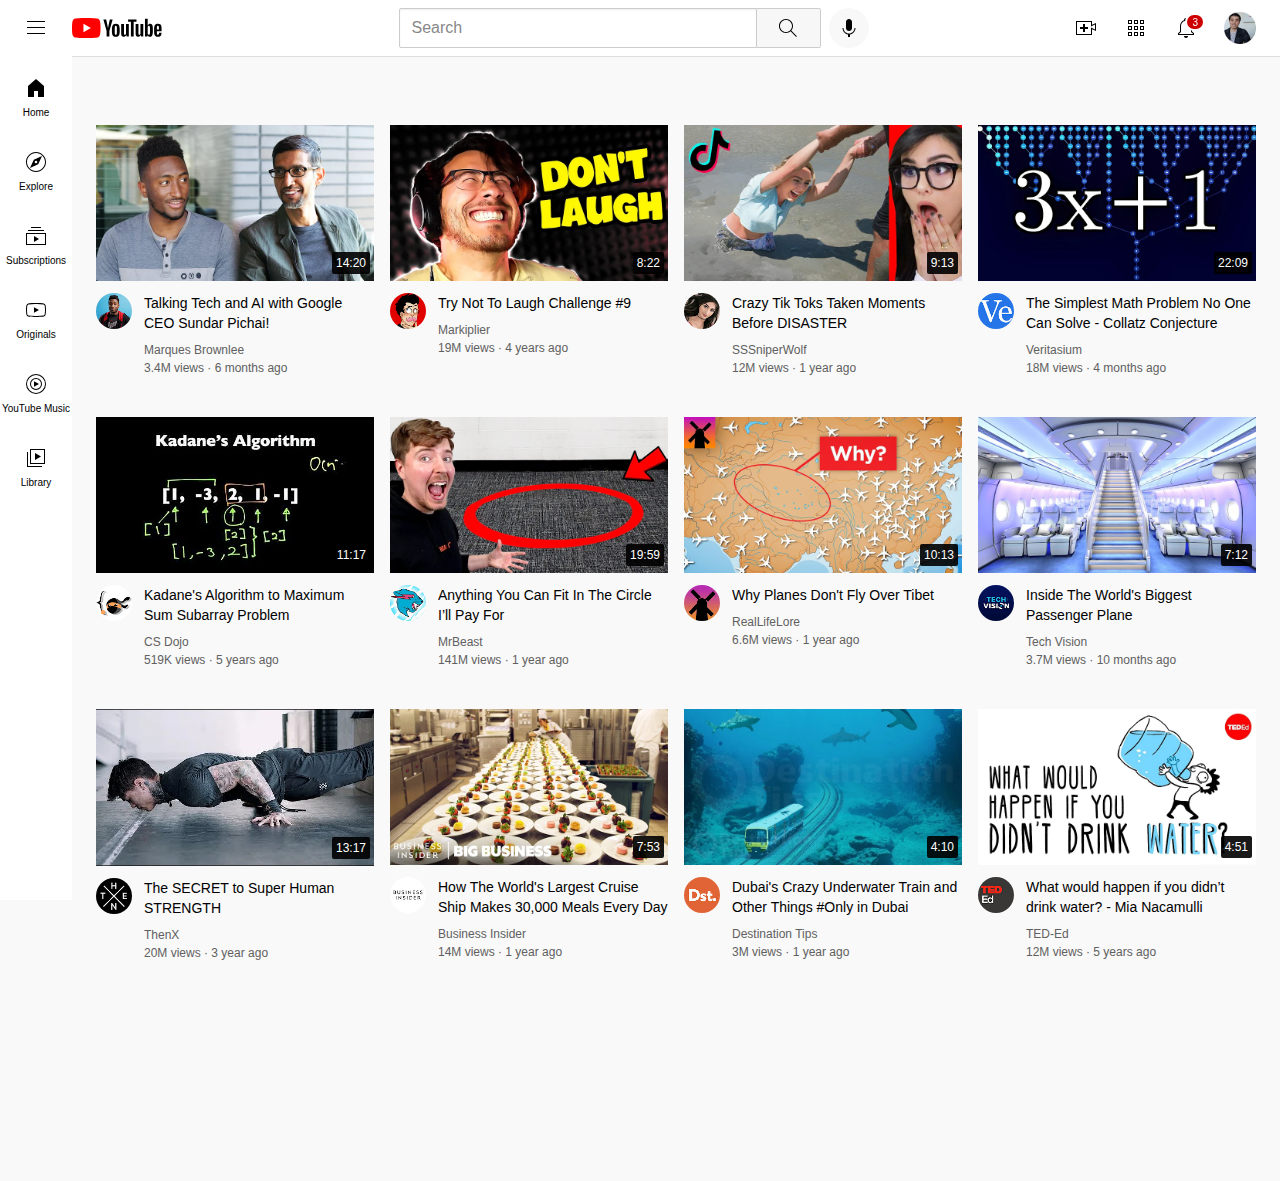
<file: intro-to-html/YouTube Exercise1.html>
<!DOCTYPE html>
<!-- saved from url=(0042)https://supersimple.dev/exercises/youtube/ -->
<html data-preferred-theme="dark" class=""><head><meta http-equiv="Content-Type" content="text/html; charset=UTF-8">
    <title>YouTube Exercise</title>
    <link rel="preconnect" href="https://fonts.googleapis.com/">
    <link rel="preconnect" href="https://fonts.gstatic.com/" crossorigin="">
    <style data-fullcalendar=""></style><link href="./YouTube Exercise1_files/css2" rel="stylesheet">
    <style>
      * {
        box-sizing: border-box;
      }

      body {
        margin: 0;
      }

      .Exercises-YouTube {
        font-family: Roboto, Arial, sans-serif;
        padding-top: 57px;
        padding-left: 72px;
        background-color: rgb(249, 249, 249);
      }

      .header {
        display: flex;
        height: 57px;
        border-bottom: 1px solid rgb(222, 222, 222);
        margin-bottom: 20px;
        justify-content: space-between;
        align-items: center;

        position: fixed;
        top: 0;
        left: 0;
        right: 0;
        background-color: white;

        z-index: 100;
      }

      .left-section {
        display: flex;
        align-items: center;
      }

      .left-section .hamburger-menu {
        height: 24px;
        margin-left: 24px;
        margin-right: 24px;
        cursor: pointer;
      }

      .left-section .youtube-logo {
        height: 20px;
        cursor: pointer;
      }

      .middle-section {
        display: flex;
        align-items: center;
        flex: 1;
        max-width: 470px;
        margin-left: 60px;
      }

      .middle-section .search-button img {
        height: 24px;
      }

      .middle-section .voice-search {
        cursor: pointer;
        height: 40px;
        width: 40px;
        border-radius: 20px;
        border: none;
        background-color: rgb(248, 248, 248);

        display: flex;
        justify-content: center;
        align-items: center;
      }

      .middle-section .voice-search img {
        height: 24px;
      }

      .right-section {
        display: flex;
        align-items: center;
        width: 182px;
        justify-content: space-between;
        margin-right: 24px;
        margin-left: 29px;
        flex-shrink: 0;
      }

      .right-section .icon {
        cursor: pointer;
        height: 24px;
      }

      .right-section .my-channel {
        height: 32px;
        cursor: pointer;
      }

      .notification-count {
        background-color: rgb(204, 0, 0);
        border-radius: 80px;
        position: absolute;
        top: -3px;
        right: -7px;
        color: white;
        border: 2px solid white;
        display: flex;
        justify-content: center;
        align-items: center;
        font-size: 10px;
        padding: 1.5px 5px;
        pointer-events: none;
      }

      .search-bar {
        font-family: Roboto, Arial, sans-serif;
        height: 40px;
        flex: 1;
        width: 0;
        min-width: 0;
        padding-left: 12px;
        font-size: 16px;
        -webkit-font-smoothing: antialiased;

        border: 1px solid rgb(204, 204, 204);
        border-top-left-radius: 2px;
        border-bottom-left-radius: 2px;

        box-shadow: inset 0px 1px 2px rgb(238, 238, 238)
      }

      .search-bar:focus {
        outline: 1px solid rgb(31, 92, 198);
        outline-offset: -1px;
      }

      .search-bar::placeholder {
        color: rgb(136, 136, 136);
        font-size: 16px;
        -webkit-font-smoothing: antialiased;
      }

      .search-button {
        height: 40px;
        width: 64px;

        border: 1px solid rgb(204, 204, 204);
        border-left: none;
        border-top-right-radius: 2px;
        border-bottom-right-radius: 2px;

        background-color: rgb(247, 247, 247);
        cursor: pointer;
        margin-right: 8px;

        display: flex;
        align-items: center;
        justify-content: center;
      }

      .search-button:hover {
        background-color: rgb(239, 239, 239);
      }

      .search-button:active {
        background-color: rgb(232, 232, 232);
      }

      .sidebar {
        position: fixed;
        left: 0;
        top: 56px;
        bottom: 0;

        background-color: white;
        width: 72px;
        padding-top: 4px;

        z-index: 200;
      }

      .sidebar-link {
        font-size: 10px;
        height: 74px;

        display: flex;
        flex-direction: column;
        justify-content: center;
        align-items: center;

        cursor: pointer;
      }

      .sidebar-link:hover {
        background-color: rgb(238, 238, 238);
      }

      .sidebar-link img {
        height: 24px;
        margin-bottom: 6.5px;
      }

      .tooltip {
        background-color: rgba(96, 96, 96, 0.9);
        color: white;
        font-size: 12px;
        padding: 8px;
        border-radius: 2px;
        position: absolute;

        bottom: -50px;

        opacity: 0;
        transition: opacity 0.15s;
        pointer-events: none;
        white-space: nowrap;
      }

      .tooltip-container {
        position: relative;
        display: flex;
        justify-content: center;
      }

      .tooltip-container:hover .tooltip {
        opacity: 1;
      }

      main {
        min-height: 120vh;
      }

      .video-grid {
        display: grid;
        grid-template-columns: 1fr 1fr;
        column-gap: 8px;
        row-gap: 22px;
        padding: 20px;
      }

      @media (min-width: 870px) and (max-width: 1124px) {
        .video-grid {
          grid-template-columns: 1fr 1fr 1fr;
        }
      }

      @media (min-width: 1125px) {
        .video-grid {
          grid-template-columns: 1fr 1fr 1fr 1fr;
        }
      }

      .thumbnail {
        width: 100%;
      }

      .video-title {
        margin-top: 8px;
        font-size: 14px;
        font-weight: 500;
        width: 100%;
        line-height: 20px;
        margin-bottom: 0;

        overflow: hidden;
        display: -webkit-box;
        -webkit-line-clamp: 2;
        -webkit-box-orient: vertical;
        text-overflow: ellipsis;
      }

      .channel-name,
      .video-stats {
        font-size: 12px;
        color: rgb(96, 96, 96);
      }

      .channel-name {
        margin-top: 10px;
        margin-bottom: 0;
      }

      .video-stats {
        margin-top: 4px;
      }

      .channel-link {
        text-decoration: none;
        color: inherit;
      }

      .video-link {
        text-decoration: none;
        color: black;
      }

      .video-card {
        padding: 4px;
        vertical-align: top;
      }

      .video-info-grid {
        display: grid;
        grid-template-columns: 48px 1fr;
      }

      .channel-profile-pic img {
        width: 36px;
        border-radius: 36px;
        margin-top: 8px;
      }

      .thumbnail-container {
        position: relative;
      }

      .video-time {
        position: absolute;
        bottom: 11px;
        right: 4px;

        color: white;
        background-color: rgba(0, 0, 0, 0.9);
        font-size: 12px;
        padding: 4px;
        border-radius: 2px;
        font-weight: 500;
      }
    </style>
  <link href="chrome-extension://alhgpfoeiimagjlnfekdhkjlkiomcapa/js/css/inject.css" rel="stylesheet" type="text/css" data-apio="true"><link data-apio="true" rel="stylesheet" type="text/css" href="chrome-extension://alhgpfoeiimagjlnfekdhkjlkiomcapa/js/css/a_chrome-extension_inject_global_module_scss.css"><link data-apio="true" rel="stylesheet" type="text/css" href="chrome-extension://alhgpfoeiimagjlnfekdhkjlkiomcapa/js/css/a_common_components_ui_rich-text-editor_toolbar_UserSnippetsButton_module_scss-assets_ap-9b07b5.css"><link data-apio="true" rel="stylesheet" type="text/css" href="chrome-extension://alhgpfoeiimagjlnfekdhkjlkiomcapa/js/css/a_app_components_ai-email-assist_OneOffEmail_AIAssistantPanel_AIAssistantPanel_tsx-asset-cbcdef.css"><link data-apio="true" rel="stylesheet" type="text/css" href="chrome-extension://alhgpfoeiimagjlnfekdhkjlkiomcapa/js/css/a_app_actions_emailAccountActions_tsx-assets_app_actions_taskActions_ts-assets_app_compo-73fe6f.css"><link data-apio="true" rel="stylesheet" type="text/css" href="chrome-extension://alhgpfoeiimagjlnfekdhkjlkiomcapa/js/css/a_app_components_dialogs_InactiveContactStageConfigureDialog_tsx-assets_app_containers_a-57bdff.css"><link data-apio="true" rel="stylesheet" type="text/css" href="chrome-extension://alhgpfoeiimagjlnfekdhkjlkiomcapa/js/css/a_app_components_cards_CardExplorerOrganizationNewsArticleCard_module_scss-assets_app_co-4fc3e8.css"><link data-apio="true" rel="stylesheet" type="text/css" href="chrome-extension://alhgpfoeiimagjlnfekdhkjlkiomcapa/js/css/a_app_containers_activities_LogActivityTabs_module_scss-assets_chrome-extension_containe-381cfe.css"><link data-apio="true" rel="stylesheet" type="text/css" href="chrome-extension://alhgpfoeiimagjlnfekdhkjlkiomcapa/js/css/a_chrome-extension_v2_surfaces_linkedin_components_linkedin-overlay_LinkedinOverlay_tsx--70097a.css"><link data-apio="true" rel="stylesheet" type="text/css" href="chrome-extension://alhgpfoeiimagjlnfekdhkjlkiomcapa/js/css/a_chrome-extension_inject_core_components_OpenPopupButton_tsx-assets_chrome-extension_in-571c95.css"><link rel="prefetch" as="script" href="chrome-extension://alhgpfoeiimagjlnfekdhkjlkiomcapa/js/vendors-node_modules_re-resizable_lib_index_js-node_modules_lodash-es_escape_js-node_modules_-d1d867.chunk.js"><link rel="prefetch" as="script" href="chrome-extension://alhgpfoeiimagjlnfekdhkjlkiomcapa/js/assets_app_components_intent-data_IntentDataBarsContainer_tsx-assets_app_containers_dialogs_D-09a5ae.chunk.js"><link rel="prefetch" as="script" href="chrome-extension://alhgpfoeiimagjlnfekdhkjlkiomcapa/js/assets_app_actions_accountHierarchyActions_ts-assets_app_components_recommendations_WebsiteVi-1e8646.chunk.js"><link rel="prefetch" as="script" href="chrome-extension://alhgpfoeiimagjlnfekdhkjlkiomcapa/js/assets_app_components_playbooks_UserLinkedinProspectorPreferenceDialog_tsx-assets_app_compone-f8f8ca.chunk.js"><link rel="prefetch" as="script" href="chrome-extension://alhgpfoeiimagjlnfekdhkjlkiomcapa/js/assets_app_components_push-sequences_PushSequences_tsx-assets_app_containers_contacts_Contact-1744f2.chunk.js"><link rel="prefetch" as="script" href="chrome-extension://alhgpfoeiimagjlnfekdhkjlkiomcapa/js/assets_app_components_recommendations_NumberScoreDisplay_tsx-assets_app_containers_accounts_A-49884c.chunk.js"><link rel="prefetch" as="script" href="chrome-extension://alhgpfoeiimagjlnfekdhkjlkiomcapa/js/assets_app_components_personas_ManagePersonasDialog_tsx-assets_common_images_managePersona_svg.chunk.js"><link rel="prefetch" as="style" href="chrome-extension://alhgpfoeiimagjlnfekdhkjlkiomcapa/js/css/a_app_components_cards_CardExplorerGeneralInformationCard_tsx-assets_app_components_card-dee0cc.css"><link rel="prefetch" as="script" href="chrome-extension://alhgpfoeiimagjlnfekdhkjlkiomcapa/js/assets_app_components_cards_CardExplorerGeneralInformationCard_tsx-assets_app_components_card-dee0cc.chunk.js"><link rel="prefetch" as="script" href="chrome-extension://alhgpfoeiimagjlnfekdhkjlkiomcapa/js/assets_app_components_cards_CardExplorerSearchSignalsCard_tsx-assets_app_containers_mixed-com-727ae1.chunk.js"><link rel="prefetch" as="script" href="chrome-extension://alhgpfoeiimagjlnfekdhkjlkiomcapa/js/assets_app_components_ai-setup-wizard_AISetupWizardModal_tsx.chunk.js"><link rel="prefetch" as="style" href="chrome-extension://alhgpfoeiimagjlnfekdhkjlkiomcapa/js/css/a_app_components_finders_FinderExplorerSidebar_module_scss-assets_app_components_common_-778e91.css"><link rel="prefetch" as="script" href="chrome-extension://alhgpfoeiimagjlnfekdhkjlkiomcapa/js/assets_app_components_finders_FinderExplorerSidebar_module_scss-assets_app_components_common_-778e91.chunk.js"><link rel="prefetch" as="style" href="chrome-extension://alhgpfoeiimagjlnfekdhkjlkiomcapa/js/css/a_app_actions_signalActions_ts-assets_app_constants_ListViewItemConstants_ts-assets_app_-d3e715.css"><link rel="prefetch" as="script" href="chrome-extension://alhgpfoeiimagjlnfekdhkjlkiomcapa/js/assets_app_actions_signalActions_ts-assets_app_constants_ListViewItemConstants_ts-assets_app_-d3e715.chunk.js"><link rel="prefetch" as="script" href="chrome-extension://alhgpfoeiimagjlnfekdhkjlkiomcapa/js/assets_common_components_mixed-companies_MixedCompanySidebarHeader_tsx.chunk.js"><link rel="prefetch" as="script" href="chrome-extension://alhgpfoeiimagjlnfekdhkjlkiomcapa/js/assets_app_components_selectable-tables_columns_masterColumns_module_scss-assets_common_selec-b6b745.chunk.js"><link rel="prefetch" as="style" href="chrome-extension://alhgpfoeiimagjlnfekdhkjlkiomcapa/js/css/a_app_containers_prospect_ContactSidebarRenderer_tsx-assets_app_components_ai-setup-wiza-5a6fbe.css"><link rel="prefetch" as="script" href="chrome-extension://alhgpfoeiimagjlnfekdhkjlkiomcapa/js/assets_app_containers_prospect_ContactSidebarRenderer_tsx-assets_app_components_ai-setup-wiza-5a6fbe.chunk.js"><link rel="prefetch" as="script" href="chrome-extension://alhgpfoeiimagjlnfekdhkjlkiomcapa/js/assets_app_components_shell_navigationUtility_ts.chunk.js"><link rel="prefetch" as="script" href="chrome-extension://alhgpfoeiimagjlnfekdhkjlkiomcapa/js/assets_app_components_accounts_MixedCompanySidebarDisplay_tsx.chunk.js"><link rel="prefetch" as="style" href="chrome-extension://alhgpfoeiimagjlnfekdhkjlkiomcapa/js/css/a_app_components_personas_PersonaFinderPreview_tsx-assets_app_components_accounts_Accoun-92a37f.css"><link rel="prefetch" as="script" href="chrome-extension://alhgpfoeiimagjlnfekdhkjlkiomcapa/js/assets_app_components_personas_PersonaFinderPreview_tsx-assets_app_components_accounts_Accoun-92a37f.chunk.js"><link rel="prefetch" as="style" href="chrome-extension://alhgpfoeiimagjlnfekdhkjlkiomcapa/js/css/nm_assets_common_components_contacts_PhoneNumberBadge_module_scss-react-content-loa-ee8354.css"><link rel="prefetch" as="script" href="chrome-extension://alhgpfoeiimagjlnfekdhkjlkiomcapa/js/assets_common_components_contacts_PhoneNumberBadge_module_scss-node_modules_react-content-loa-ee8354.chunk.js"><link rel="prefetch" as="style" href="chrome-extension://alhgpfoeiimagjlnfekdhkjlkiomcapa/js/css/a_app_components_ai-setup-wizard_AISetupWizardModal_module_scss-assets_app_components_ai-f27c7c.css"><link rel="prefetch" as="style" href="chrome-extension://alhgpfoeiimagjlnfekdhkjlkiomcapa/js/css/a_app_components_finders_sieves_FinderPersonaSieve_tsx-assets_app_components_ai-setup-wi-98fda0.css"><link rel="prefetch" as="script" href="chrome-extension://alhgpfoeiimagjlnfekdhkjlkiomcapa/js/assets_app_components_finders_sieves_FinderPersonaSieve_tsx-assets_app_components_ai-setup-wi-98fda0.chunk.js"></head>
  <body>
    <div class="zp-open-popup-button"><div class="x_R61yl zp-10-0-5-zp-fixed"><img alt="Apollo.io" src="[data-uri]" class="x_kJtSQ"></div></div><div class="Exercises-YouTube">
      <header class="header">
        <div class="left-section">
          <img class="hamburger-menu" src="./YouTube Exercise1_files/hamburger-menu.svg">
          <img class="youtube-logo" src="./YouTube Exercise1_files/youtube-logo.svg">
        </div>

        <div class="middle-section">
          <input class="search-bar" type="text" placeholder="Search">
          <button class="search-button tooltip-container">
            <img src="./YouTube Exercise1_files/search.svg">
            <div class="tooltip">Search</div>
          </button>
          <button class="voice-search tooltip-container">
            <img src="./YouTube Exercise1_files/voice-search-icon.svg">
            <div class="tooltip">Search with your voice</div>
          </button>
        </div>

        <div class="right-section">
          <div class="tooltip-container">
            <img class="icon" src="./YouTube Exercise1_files/upload.svg">
            <div class="tooltip">Create</div>
          </div>
          <div class="tooltip-container">
            <img class="icon" src="./YouTube Exercise1_files/youtube-apps.svg">
            <div class="tooltip">YouTube apps</div>
          </div>
          <div class="tooltip-container">
            <img class="icon" src="./YouTube Exercise1_files/notifications.svg">
            <div class="notification-count">3</div>
            <div class="tooltip">Notifications</div>
          </div>
          <img class="my-channel" src="./YouTube Exercise1_files/my-channel.jpeg">
        </div>
      </header>

      <nav class="sidebar">
        <div class="sidebar-link">
          <img src="./YouTube Exercise1_files/home.svg">
          <div>Home</div>
        </div>
        <div class="sidebar-link">
          <img src="./YouTube Exercise1_files/explore.svg">
          <div>Explore</div>
        </div>
        <div class="sidebar-link">
          <img src="./YouTube Exercise1_files/subscriptions.svg">
          <div>Subscriptions</div>
        </div>
        <div class="sidebar-link">
          <img src="./YouTube Exercise1_files/originals.svg">
          <div>Originals</div>
        </div>
        <div class="sidebar-link">
          <img src="./YouTube Exercise1_files/youtube-music.svg">
          <div>YouTube Music</div>
        </div>
        <div class="sidebar-link">
          <img src="./YouTube Exercise1_files/library.svg">
          <div>Library</div>
        </div>
      </nav>

      <main>
        <section class="video-grid">
          <div class="video-card">
            <div class="thumbnail-container">
              <a href="https://www.youtube.com/watch?v=n2RNcPRtAiY">
                <img class="thumbnail" src="./YouTube Exercise1_files/thumbnail-1.webp">
              </a>
              <div class="video-time">14:20</div>
            </div>
            <div class="video-info-grid">
              <div class="channel-profile-pic">
                <a href="https://www.youtube.com/c/mkbhd">
                  <img src="./YouTube Exercise1_files/channel-1.jpeg">
                </a>
              </div>
              <div class="video-info">
                <p class="video-title">
                  <a class="video-link" href="https://www.youtube.com/watch?v=n2RNcPRtAiY">
                    Talking Tech and AI with Google CEO Sundar Pichai!
                  </a>
                </p>
                <p class="channel-name">
                  <a class="channel-link" href="https://www.youtube.com/c/mkbhd">
                    Marques Brownlee
                  </a>
                </p>
                <p class="video-stats">
                  3.4M views · 6 months ago
                </p>
              </div>
            </div>
          </div>

          <div class="video-card">
            <div class="thumbnail-container">
              <a href="https://www.youtube.com/watch?v=mP0RAo9SKZk">
                <img class="thumbnail" src="./YouTube Exercise1_files/thumbnail-2.webp">
              </a>
              <div class="video-time">8:22</div>
            </div>
            <div class="video-info-grid">
              <div class="channel-profile-pic">
                <a href="https://www.youtube.com/c/markiplier">
                  <img src="./YouTube Exercise1_files/channel-2.jpeg">
                </a>
              </div>
              <div class="video-info">
                <p class="video-title">
                  <a class="video-link" href="https://www.youtube.com/watch?v=mP0RAo9SKZk">
                    Try Not To Laugh Challenge #9
                  </a>
                </p>
                <p class="channel-name">
                  <a class="channel-link" href="https://www.youtube.com/c/markiplier">
                    Markiplier
                  </a>
                </p>
                <p class="video-stats">
                  19M views · 4 years ago
                </p>
              </div>
            </div>
          </div>

          <div class="video-card">
            <div class="thumbnail-container">
              <a href="https://www.youtube.com/watch?v=FgjPQQeTh1w">
                <img class="thumbnail" src="./YouTube Exercise1_files/thumbnail-3.webp">
              </a>
              <div class="video-time">9:13</div>
            </div>
            <div class="video-info-grid">
              <div class="channel-profile-pic">
                <a href="https://www.youtube.com/user/SSSniperWolf">
                  <img src="./YouTube Exercise1_files/channel-3.jpeg">
                </a>
              </div>
              <div class="video-info">
                <p class="video-title">
                  <a class="video-link" href="https://www.youtube.com/watch?v=FgjPQQeTh1w">
                    Crazy Tik Toks Taken Moments Before DISASTER
                  </a>
                </p>
                <p class="channel-name">
                  <a class="channel-link" href="https://www.youtube.com/user/SSSniperWolf">
                    SSSniperWolf
                  </a>
                </p>
                <p class="video-stats">
                  12M views · 1 year ago
                </p>
              </div>
            </div>
          </div>

          <div class="video-card">
            <div class="thumbnail-container">
              <a href="https://www.youtube.com/watch?v=094y1Z2wpJg">
                <img class="thumbnail" src="./YouTube Exercise1_files/thumbnail-4.webp">
              </a>
              <div class="video-time">22:09</div>
            </div>
            <div class="video-info-grid">
              <div class="channel-profile-pic">
                <a href="https://www.youtube.com/c/veritasium">
                  <img src="./YouTube Exercise1_files/channel-4.jpeg">
                </a>
              </div>
              <div class="video-info">
                <p class="video-title">
                  <a class="video-link" href="https://www.youtube.com/watch?v=094y1Z2wpJg">
                    The Simplest Math Problem No One Can Solve - Collatz Conjecture
                  </a>
                </p>
                <p class="channel-name">
                  <a class="channel-link" href="https://www.youtube.com/c/veritasium">
                    Veritasium
                  </a>
                </p>
                <p class="video-stats">
                  18M views · 4 months ago
                </p>
              </div>
            </div>
          </div>

          <div class="video-card">
            <div class="thumbnail-container">
              <a href="https://www.youtube.com/watch?v=86CQq3pKSUw">
                <img class="thumbnail" src="./YouTube Exercise1_files/thumbnail-5.webp">
              </a>
              <div class="video-time">11:17</div>
            </div>
            <div class="video-info-grid">
              <div class="channel-profile-pic">
                <a href="https://www.youtube.com/c/CSDojo">
                  <img src="./YouTube Exercise1_files/channel-5.jpeg">
                </a>
              </div>
              <div class="video-info">
                <p class="video-title">
                  <a class="video-link" href="https://www.youtube.com/watch?v=86CQq3pKSUw">
                    Kadane's Algorithm to Maximum Sum Subarray Problem
                  </a>
                </p>
                <p class="channel-name">
                  <a class="channel-link" href="https://www.youtube.com/c/CSDojo">
                    CS Dojo
                  </a>
                </p>
                <p class="video-stats">
                  519K views · 5 years ago
                </p>
              </div>
            </div>
          </div>

          <div class="video-card">
            <div class="thumbnail-container">
              <a href="https://www.youtube.com/watch?v=yXWw0_UfSFg">
                <img class="thumbnail" src="./YouTube Exercise1_files/thumbnail-6.webp">
              </a>
              <div class="video-time">19:59</div>
            </div>
            <div class="video-info-grid">
              <div class="channel-profile-pic">
                <a href="https://www.youtube.com/channel/UCX6OQ3DkcsbYNE6H8uQQuVA">
                  <img src="./YouTube Exercise1_files/channel-6.jpeg">
                </a>
              </div>
              <div class="video-info">
                <p class="video-title">
                  <a class="video-link" href="https://www.youtube.com/watch?v=yXWw0_UfSFg">
                    Anything You Can Fit In The Circle I’ll Pay For
                  </a>
                </p>
                <p class="channel-name">
                  <a class="channel-link" href="https://www.youtube.com/channel/UCX6OQ3DkcsbYNE6H8uQQuVA">
                    MrBeast
                  </a>
                </p>
                <p class="video-stats">
                  141M views · 1 year ago
                </p>
              </div>
            </div>
          </div>

          <div class="video-card">
            <div class="thumbnail-container">
              <a href="https://www.youtube.com/watch?v=fNVa1qMbF9Y">
                <img class="thumbnail" src="./YouTube Exercise1_files/thumbnail-7.webp">
              </a>
              <div class="video-time">10:13</div>
            </div>
            <div class="video-info-grid">
              <div class="channel-profile-pic">
                <a href="https://www.youtube.com/channel/UCP5tjEmvPItGyLhmjdwP7Ww">
                  <img src="./YouTube Exercise1_files/channel-7.jpeg">
                </a>
              </div>
              <div class="video-info">
                <p class="video-title">
                  <a class="video-link" href="https://www.youtube.com/watch?v=fNVa1qMbF9Y">
                    Why Planes Don't Fly Over Tibet
                  </a>
                </p>
                <p class="channel-name">
                  <a class="channel-link" href="https://www.youtube.com/channel/UCP5tjEmvPItGyLhmjdwP7Ww">
                    RealLifeLore
                  </a>
                </p>
                <p class="video-stats">
                  6.6M views · 1 year ago
                </p>
              </div>
            </div>
          </div>

          <div class="video-card">
            <div class="thumbnail-container">
              <a href="https://www.youtube.com/watch?v=lFm4EM1juls">
                <img class="thumbnail" src="./YouTube Exercise1_files/thumbnail-8.webp">
              </a>
              <div class="video-time">7:12</div>
            </div>
            <div class="video-info-grid">
              <div class="channel-profile-pic">
                <a href="https://www.youtube.com/channel/UCHAK6CyegY22Zj2GWrcaIxg">
                  <img src="./YouTube Exercise1_files/channel-8.jpeg">
                </a>
              </div>
              <div class="video-info">
                <p class="video-title">
                  <a class="video-link" href="https://www.youtube.com/watch?v=lFm4EM1juls">
                    Inside The World's Biggest Passenger Plane
                  </a>
                </p>
                <p class="channel-name">
                  <a class="channel-link" href="https://www.youtube.com/channel/UCHAK6CyegY22Zj2GWrcaIxg">
                    Tech Vision
                  </a>
                </p>
                <p class="video-stats">
                  3.7M views · 10 months ago
                </p>
              </div>
            </div>
          </div>

          <div class="video-card">
            <div class="thumbnail-container">
              <a href="https://www.youtube.com/watch?v=ixmxOlcrlUc">
                <img class="thumbnail" src="./YouTube Exercise1_files/thumbnail-9.webp">
              </a>
              <div class="video-time">13:17</div>
            </div>
            <div class="video-info-grid">
              <div class="channel-profile-pic">
                <a href="https://www.youtube.com/c/OFFICIALTHENXSTUDIOS">
                  <img src="./YouTube Exercise1_files/channel-9.jpeg">
                </a>
              </div>
              <div class="video-info">
                <p class="video-title">
                  <a class="video-link" href="https://www.youtube.com/watch?v=ixmxOlcrlUc">
                    The SECRET to Super Human STRENGTH
                  </a>
                </p>
                <p class="channel-name">
                  <a class="channel-link" href="https://www.youtube.com/c/OFFICIALTHENXSTUDIOS">
                    ThenX
                  </a>
                </p>
                <p class="video-stats">
                  20M views · 3 year ago
                </p>
              </div>
            </div>
          </div>

          <div class="video-card">
            <div class="thumbnail-container">
              <a href="https://www.youtube.com/watch?v=R2vXbFp5C9o">
                <img class="thumbnail" src="./YouTube Exercise1_files/thumbnail-10.webp">
              </a>
              <div class="video-time">7:53</div>
            </div>
            <div class="video-info-grid">
              <div class="channel-profile-pic">
                <a href="https://www.youtube.com/user/businessinsider">
                  <img src="./YouTube Exercise1_files/channel-10.jpeg">
                </a>
              </div>
              <div class="video-info">
                <p class="video-title">
                  <a class="video-link" href="https://www.youtube.com/watch?v=R2vXbFp5C9o">
                    How The World's Largest Cruise Ship Makes 30,000 Meals Every Day
                  </a>
                </p>
                <p class="channel-name">
                  <a class="channel-link" href="https://www.youtube.com/user/businessinsider">
                    Business Insider
                  </a>
                </p>
                <p class="video-stats">
                  14M views · 1 year ago
                </p>
              </div>
            </div>
          </div>

          <div class="video-card">
            <div class="thumbnail-container">
              <a href="https://www.youtube.com/watch?v=0nZuYyXET3s">
                <img class="thumbnail" src="./YouTube Exercise1_files/thumbnail-11.webp">
              </a>
              <div class="video-time">4:10</div>
            </div>
            <div class="video-info-grid">
              <div class="channel-profile-pic">
                <a href="https://www.youtube.com/c/Destinationtips">
                  <img src="./YouTube Exercise1_files/channel-11.jpeg">
                </a>
              </div>
              <div class="video-info">
                <p class="video-title">
                  <a class="video-link" href="https://www.youtube.com/watch?v=0nZuYyXET3s">
                    Dubai's Crazy Underwater Train and Other Things #Only in Dubai
                  </a>
                </p>
                <p class="channel-name">
                  <a class="channel-link" href="https://www.youtube.com/c/Destinationtips">
                    Destination Tips
                  </a>
                </p>
                <p class="video-stats">
                  3M views · 1 year ago
                </p>
              </div>
            </div>
          </div>

          <div class="video-card">
            <div class="thumbnail-container">
              <a href="https://www.youtube.com/watch?v=9iMGFqMmUFs">
                <img class="thumbnail" src="./YouTube Exercise1_files/thumbnail-12.webp">
              </a>
              <div class="video-time">4:51</div>
            </div>
            <div class="video-info-grid">
              <div class="channel-profile-pic">
                <a href="https://www.youtube.com/teded">
                  <img src="./YouTube Exercise1_files/channel-12.jpeg">
                </a>
              </div>
              <div class="video-info">
                <p class="video-title">
                  <a class="video-link" href="https://www.youtube.com/watch?v=9iMGFqMmUFs">
                    What would happen if you didn’t drink water? - Mia Nacamulli
                  </a>
                </p>
                <p class="channel-name">
                  <a class="channel-link" href="https://www.youtube.com/teded">
                    TED-Ed
                  </a>
                </p>
                <p class="video-stats">
                  12M views · 5 years ago
                </p>
              </div>
            </div>
          </div>
        </section>
      </main>
    </div>
  
<div style="position: relative;" id="zp-10-0-5-licdn-root-apollo_everywhere" data-has-tooltip-listener=""><div class="x_BJJxg" data-disable-focus-trap="true"></div><div class="x_KfhZL" aria-live="polite" aria-atomic="true" data-disable-focus-trap="true"></div><span data-name="tooltip-listener" aria-hidden="true" style="display: none;"></span> </div></body></html>
</file>
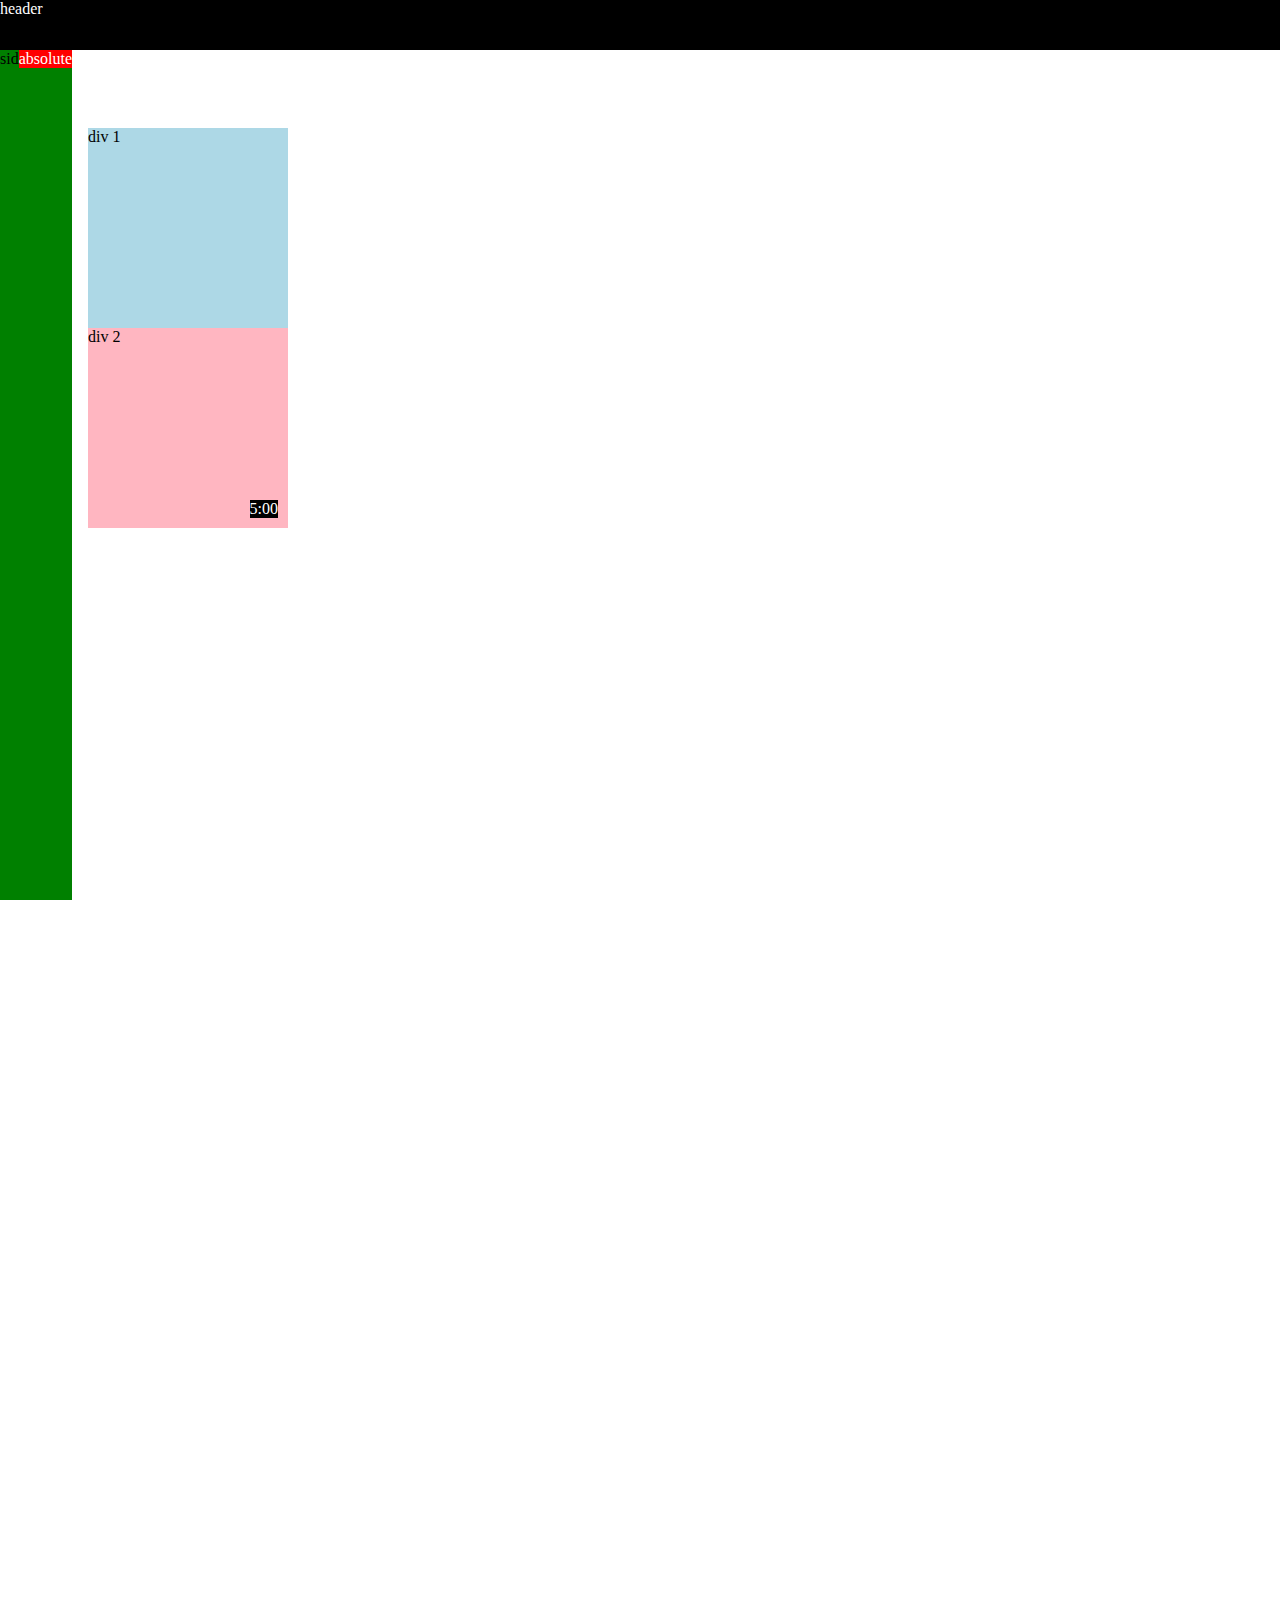
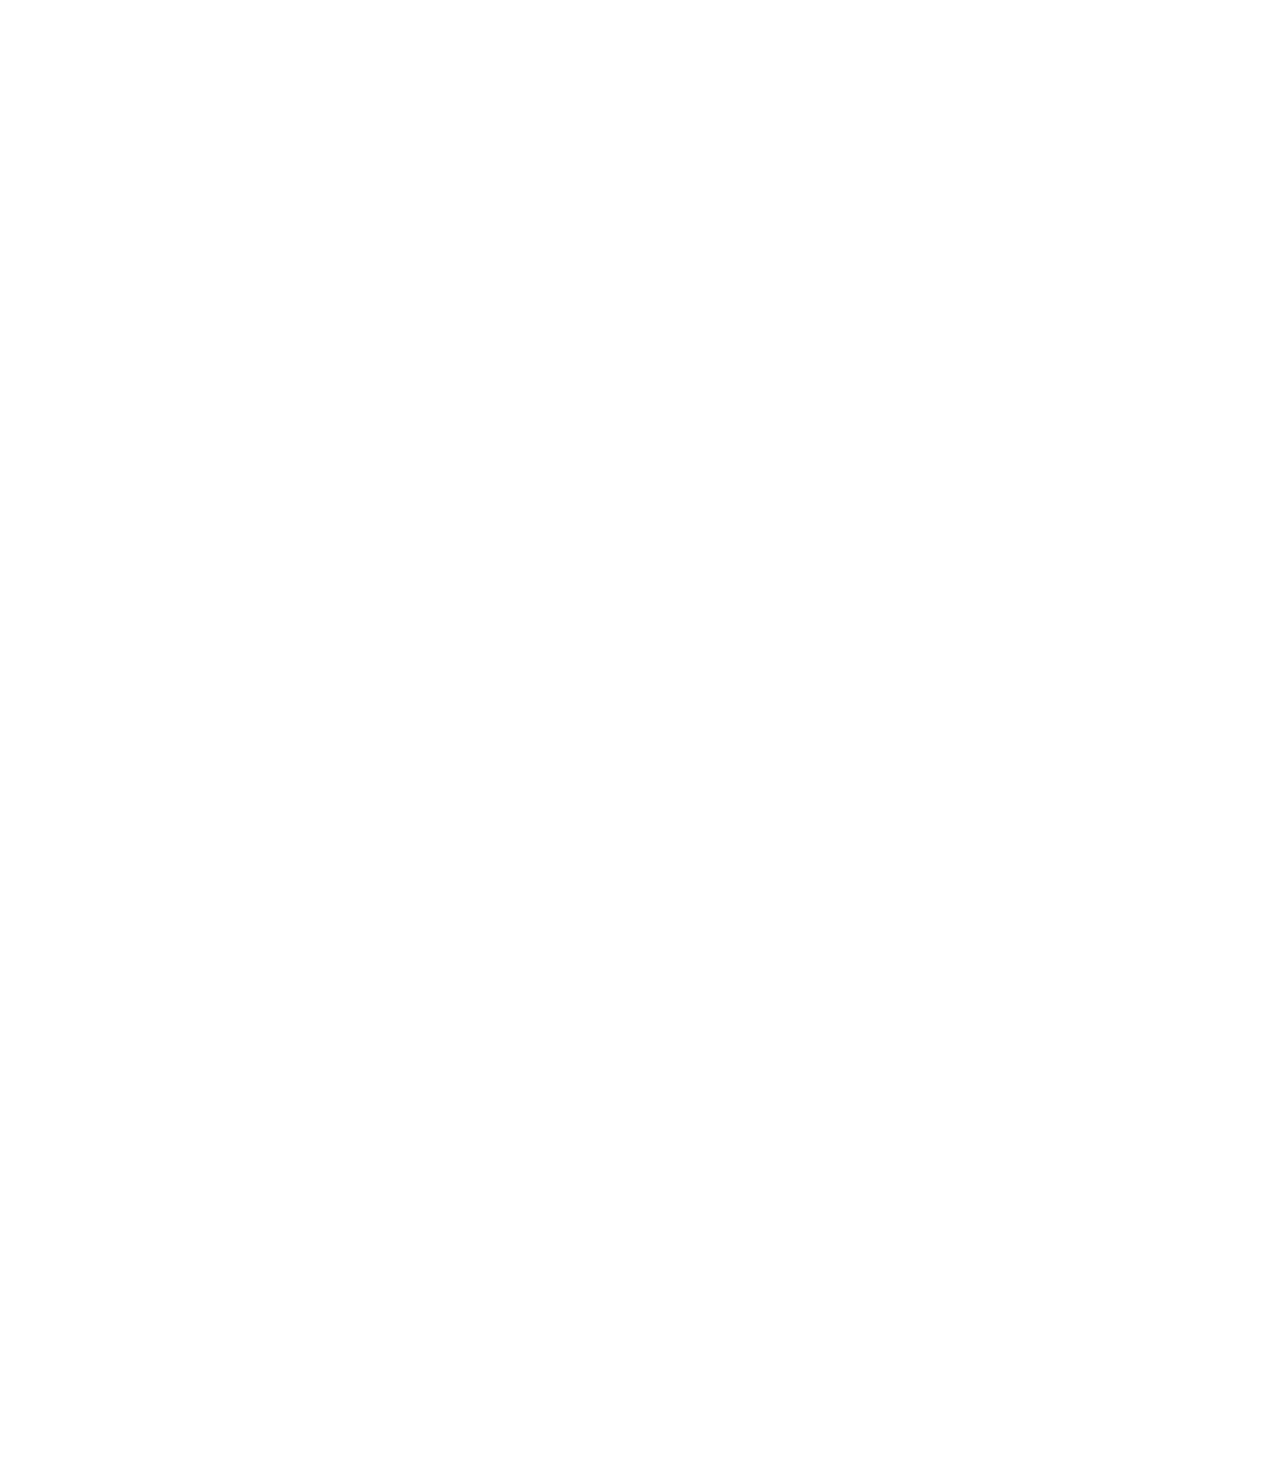
<file: styles/position.html>
<!DOCTYPE html>
<html>
  <head>
    <title>Practice</title>
  </head>
  <body style="
  height:3000px;
  padding-top: 60px;
  padding-left: 80px;
    ">
    <div style="background-color:black ;
    color: white;
    position: fixed;
    top:0px;
    bottom: 100px;
    left: 0px;
    right: 0px;
    height: 50px; 
    z-index: 100;
    ">header</div>

    <div style="
    background-color: green;
    position: fixed;
    left: 0;
    bottom: 0;
    top: 50px;
    width: 72px;
    ">
      sidebar
      <div style="position: absolute;
    background-color: red;
    color: white;
    top:0;
    right:0"> 

      absolute
    </div>

    </div>

    <div style="position: absolute;
    background-color: red;
    color: white;
    top: 0;
    right:0;"> 

      absolute
    </div>

    <div style="background-color: lightblue;
      height: 200px;
      width: 200px;
      position: static;
      margin-top: 60px;
    ">div 1</div>
      
    <div style="background-color: lightpink;
      height: 200px;
      width:200px;
      position: relative;
     ">
     div 2
      <div style="position: absolute;
    background-color: black;
    color: white;
    bottom: 10px;
    right: 10px;
    "> 

      5:00
    </div>
    </div>
  </body>
</html>
</file>
<file: styles/general.css>
p{
       font-family: Roboto, Arial; 
       margin-top: 0;
       margin-bottom: 0;
      }

      body{
            margin: 0;
            padding-top: 80px;
            padding-left: 96px;
            padding-right: 24px;
            background-color: rgb(248,248,248);
      }
</file>
<file: styles/header.css>
.search-bar {
  flex: 1;
  height: 36px;
  padding-left: 10px;
  font-size: 16px;
  margin-left: 12px;
  display: block;
  vertical-align: top;
  border: 1px solid rgb(192, 192, 192);
  border-radius: 2px;
  box-shadow: inset 1px 2px 3px rgba(0, 0, 0, 0.05);
  width: 0   ;
}




  .search-bar{
      font-size: 20px;
      margin-left: 12px;
      display: block;
      vertical-align: top;
    }

    .header{
      height: 55px;


      display: flex;
      flex-direction: row;
      justify-content:space-between ;
      position: fixed;
      top: 0;
      left: 0;
      right: 0;
      z-index: 100;
      background-color: white;
      border-bottom-width: 1px;
      border-bottom-style: solid;
      border-bottom-color: rgb(228,228,228);

    }


      

    .left-section{
      display: flex;
      align-items: center;
    }

    .hamburger-menu {
      height:24px;
      margin-left:24px;
      margin-right:20px;
    }
 
    .youtube-logo{
      height:200px
    }

    .middle-section {
      flex:1;
      margin-left: 70px;
      margin-right:35px ;
      max-width: 500px;
      display: flex;
      align-items: center;
    }

    .search-bar{
      flex: 1;
      height: 36px;
      padding-left: 10px;
      font-size: 16px;
      border: width 1px;
       border-style:solid;
       border-color: rgb(192,192,192);
       border-radius: 2px;
       box-shadow: inset 1px 2px 3px rgba(0,0,0,0.05);
       }


      .search-bar::placeholder{
        font-family: Roboto, Arial;
        font-size: 16px;
      }


    .search-button{
      height: 40px;
      width: 66px;
      background-color: rgb(240, 240, 240);
      border-width:  1px;
     border-style: solid;
     border-color: rgb(192,192,192);
     margin-left: -1px;
     margin-right: 8px;
     position: relative;
    } 

    .search-button, 
    .voice-search-button,
    .upload-icon-container,
    .youtube-apps-icon-container,
    .notifications-icon-container
      {
      display: flex;
      justify-content: center;
      align-items: center;
      position: relative;
    }

    .search-button .tooltip, 
    .voice-search-button .tooltip,
    .upload-icon-container .tooltip,
    .youtube-apps-icon-container .tooltip,
     .notifications-icon-container .tooltip{
      font-family: Roboto, Arial;
      position: absolute;
     background-color: gray;
     color: white;
     padding-top: 4px;
     padding-bottom: 4px;
     padding-left: 8px;
     padding-right: 8px;
     border-radius: 2px;
     font-size: 12px;
     bottom: -30px;
     opacity: 0;
     transition: opacity 0.15s;
     pointer-events:none ;
     white-space: nowrap;
    }

    .search-button:hover .tooltip,
    .voice-search-button:hover .tooltip,
    .upload-icon-container:hover .tooltip,
    .youtube-apps-icon-container:hover .tooltip,
    .notifications-icon-container:hover .tooltip
    {
      opacity:1;
      
    }

    .youtube-apps-icon-container {
  display: flex;
  justify-content: center;
  align-items: center;
  position: relative;
}

.youtube-apps-icon-container:hover .tooltip {
  opacity: 1;
}

    .search-icon{
      height: 25px;
      
    }

    

    .voice-search-icon-button{
      height:40px;
      width:40px;
      border-radius:20px;
      border: none;
      background-color: rgb(248,248,248);
   }
   
   
   
   
   .voice-search-icon{
    height: 24px;
   
    
    
   }


    .right-section{
      width: 180px;
      margin-right: 20px;
      display: flex;
      align-items:center;
      justify-content:space-between ;
      flex-shrink: 0;
    } 

    .upload-icon{
        height: 24px;
      }

      .youtube-apps-icon{
        height:24px
      }

      .notifications-icon{
        height: 24px;

      }
      
      .notifications-icon-container{
        position: relative;
      }

      .notifications-count{
        position: absolute;
        top: -2px;
        right: -5px;
        background-color: rgb(200,0,0);
        color: white;
        font-family: Roboto,Arial;
        font-size: 11px;
        padding-left: 5px;
        padding-right: 5px;
        padding-top: 2px;
        padding-bottom: 2px;
        border-radius: 10px;

      }

      .current-user-picture{
        height: 32px;
        border-radius: 16px;
      }
</file>
<file: styles/video.css>
.thumbnail {
      width: 100%;
      vertical-align: top;
      margin-top: -10px;
       } 

      .thumbnail2{
      width: 300px;
      display:inline-block;
      vertical-align: top;
      margin-bottom: 10px;
       } 

    .search-bar{
      font-size: 20px;
      margin-left: 12px;
      display: block;
      vertical-align: top;
    }

    .video-title{
      margin-top: 0;
      font-size: 14px;
      font-weight: 500;
      line-height: 20px;
      margin-bottom: 10px;
      vertical-align: top;
    }

    .video-title2{
      margin-top: 0;
      font-size: 14px;
      font-weight: 500;
      line-height: 20px;
      margin-bottom: 10px;
      vertical-align: top;
      margin-top: -10px;
      margin-right: 50px;
      padding-inline-start: 58px;
     
    }
    
    .video-title3{
      margin-top: 0;
      font-size: 14px;
      font-weight: 500;
      line-height: 20px;
      margin-bottom: 10px;
      vertical-align: top;
    }
    
    .video-title4{
      margin-top: 0;
      font-size: 14px;
      font-weight: 500;
      line-height: 20px;
      margin-bottom: 10px;
      vertical-align: top;
      padding-inline-start:58px
    }
   
    .video-title5{
      margin-top: 0;
      font-size: 14px;
      font-weight: 500;
      line-height: 20px;
      margin-bottom: 10px;
      vertical-align: top;
      
    }
   .video-title6{
      margin-top: 0;
      font-size: 14px;
      font-weight: 500;
      line-height: 20px;
      margin-bottom: 10px;
      vertical-align: top;
      padding-inline-start: 58px;
    }

    .video-preview{
   
  }
    
    .video-preview2{
    width: 300px;
    display: inline-block;
    margin-right: 15px;
    vertical-align:top;
    margin-bottom: 10px;
     }

    .video-info-grid{
      display: grid;
      grid-template-columns: 50px 1fr;
    }

    .channel-pictures{
  
     
    }
    .video-info1,.profile-picture{
      
      
    }
  .video-info2{
    margin-top: -40px;
   
  }

    .profile-picture{
      width: 36px;
      display: inline-block;
      vertical-align: top;
      border-radius: 50px;
      vertical-align: top;
    }
    .thumbnail-row{
      margin-bottom: 8px;
       vertical-align: top;
       position: relative;
    }

    .video-author,
    .video-stats {
      font-size: 12px;
      color: rgb(96,96,96);
      vertical-align: top;
    }
 
    .video-author2,
    .video-stats2 {
      font-size: 12px;
      color: rgb(96,96,96);
      vertical-align: text-bottom;
      margin-bottom: 20px;
      padding right: 500px;;
    }
    
    .video-author3,
    .video-stats3 {
      font-size: 12px;
      color: rgb(96,96,96);
      vertical-align: text-bottom;
      margin-bottom: 20px;
      padding right: 500px;;
    }
    
    .video-author4,
    .video-stats4 {
      font-size: 12px;
      color: rgb(96,96,96);
      vertical-align: text-bottom;
      margin-bottom: 20px;
      padding right: 500px;
       padding-inline-start:58px
    }
    
     .video-author5,
    .video-stats5 {
      font-size: 12px;
      color: rgb(96,96,96);
      vertical-align: text-bottom;
      margin-bottom: 20px;
      }
    
      .video-author6,
    .video-stats6 {
      font-size: 12px;
      color: rgb(96,96,96);
      vertical-align: text-bottom;
      margin-bottom: 20px;
      }

    .video-author{
      margin-bottom: 4px;
      vertical-align: top;
    }
   
    .video-author2{
      margin-bottom: 4px;
      padding-inline-start: 58px;
      
      
    }

    .video-author3{
      margin-bottom: 4px;
      
      
      
    }

    .video-author4{
      margin-bottom: 4px;
      
      
      
    }
   
    .video-author5{
      margin-bottom: 4px;
      
      
      
    }

    .video-author6{
      margin-bottom: 4px;
      padding-inline-start: 58px;
      
      
    }

    .video-stats2{
      padding-inline-start: 58px;
    }

    .video-stats6{
      padding-inline-start: 58px;
    }
  
    .video-grid{
      display: grid;
      grid-template-columns: 1fr 1fr 1fr;
      column-gap: 16px;
      row-gap: 40px;
      padding:
       0 24px; /* Adds space to left and right */
      }


       
     

      .video-time{
        font-family: Roboto,Arial;
        font-size: 12px;
        font-weight: 500;
        padding-left: 4px;
        padding-right: 4px;
        padding-top: 4px;
        padding-bottom: 4px;
        border-radius: 2px;
        background-color: black;
        color: white;
        position: absolute;
        bottom: 8px;
        right: 5px;
      }
</file>
<file: styles/sidebar.css>
.sidebar{
  position:fixed;
  left:0;
  bottom:0;
  top: 55px;
  background-color: white;
  width: 72px;
  z-index: 200;
  padding-top: 5px;
}

.sidebar-link{
  height: 74px;
  display: flex;
  justify-content: center;
  align-items: center;
  flex-direction: column;
  cursor:pointer;
 }

 .sidebar-link:hover{
  background-color: rgb(235, 235, 235)
 }  

 .sidebar-link img{
  height: 24px;
  margin-bottom: 4px;
 }

 .sidebar-link div{
  font-family: Roboto,Arial;
  font-size: 10px;

 }
</file>
<file: intro-to-html/styles/buttons.css>
.subscribe-button {
    background-color: rgb(200, 0, 0);
    color:white;
    border:none;
    border-radius: 2px;
    cursor: pointer;
    margin-right: 8px;
    margin-left: 20px;
    padding-top: 10px;
    padding-bottom: 10px;
    padding-left: 16px;
    padding-right: 16px;
    transition: opacity 0.15s;
    vertical-align: top;
   }

   .subscribe-button:hover{ 
    opacity:0.8; }
   .subscribe-button:active{ 
  opacity:0.5;}


    .join-button {
      background-color: white;
    border-color: rgb(41, 118, 211); 
    border-style:solid;
    border-width: 1px;
    color:  rgb(41, 118, 211); 
    border-radius: 2px;
    cursor: pointer;
    padding-top: 9px;
    padding-bottom: 9px;
    padding-left: 16px;
    padding-right: 16px;
    transition:background-color 0.15s,
    color 0.15s;
   }
.join-button:hover{
   background-color:  (41, 118, 211); 
   color:white;
   opacity:0.8;}
.join-button:active{ opacity:0.7;}
   

.tweet-button{
   background-color: rgb(29, 155, 240);
   color:white;
   border: none;
   height: 36px;
   width: 70px;
   border-radius: 18px;
   cursor: pointer;
   margin-left: 8px;
   transition: box-shadow 0.15s;
  vertical-align: top;
}




.tweet-button:hover{
    box-shadow: 5px 5px 10px rgba(0,0,0,0.15);
    opacity:0.8; }
.tweet-button:active{ opacity:0.5;}
</file>
<file: intro-to-html/styles/text.css>
p{
    font-family: Roboto;
    margin-top: 0;
    margin-bottom: 0;
  }


  .video-title {
  
   
    font-weight: bold;
    font-size: 18px; 
    width:280px;
    line-height: 24px;
    margin-bottom: 5px;
    
    }
.video-stats{

  font-size: 14px;
  color: rgb(96,96,96);
  width:280px;
    line-height: 24px;

  margin-bottom: 20px;

}

.video-author{
  
  font-size: 14px;
  color: rgb(96,96,96);
  width:280px;
    line-height: 24px;
    margin-bottom: 20px;
  
 
}

.video-description{ 
 
  font-size: 14px;
  color: rgb(96,96,96);
  width: 280px;
  line-height: 22px;
  margin-bottom: 100px;
   }

   .apple-text{
    margin-bottom: 50px;
    font-size: 14px;
    background-color: rgb(227,65,64);
    color: white;
    text-align: center;
     padding: top 18px; ;
     padding-bottom: 18px;
     
   }
 

   .span-example{
    color:red;
    margin-left: 12px;
   }

  .span-example:hover {
    text-decoration: underline;}

    .shop-link:hover{
      cursor: pointer;
       text-decoration: underline;
    }

    .shop-link:hover:{
      text-decoration: underline;
    }
</file>
